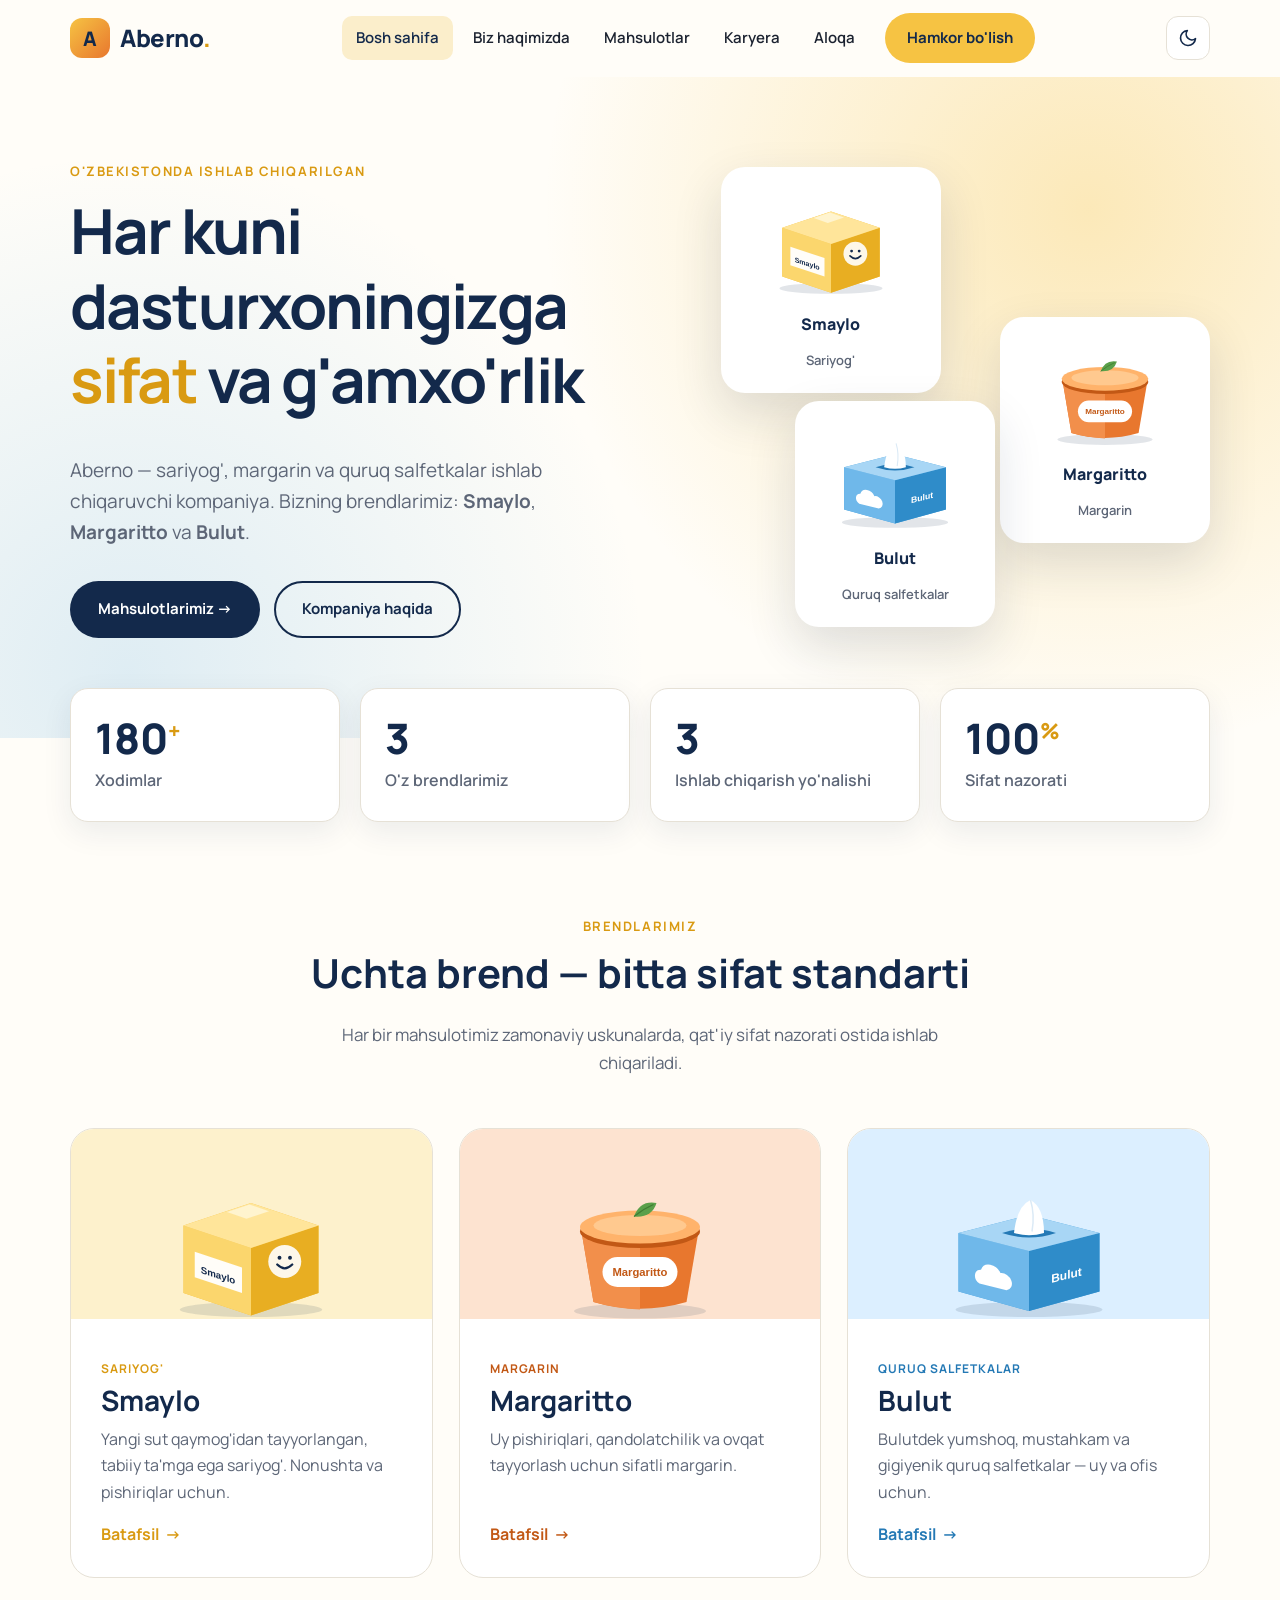
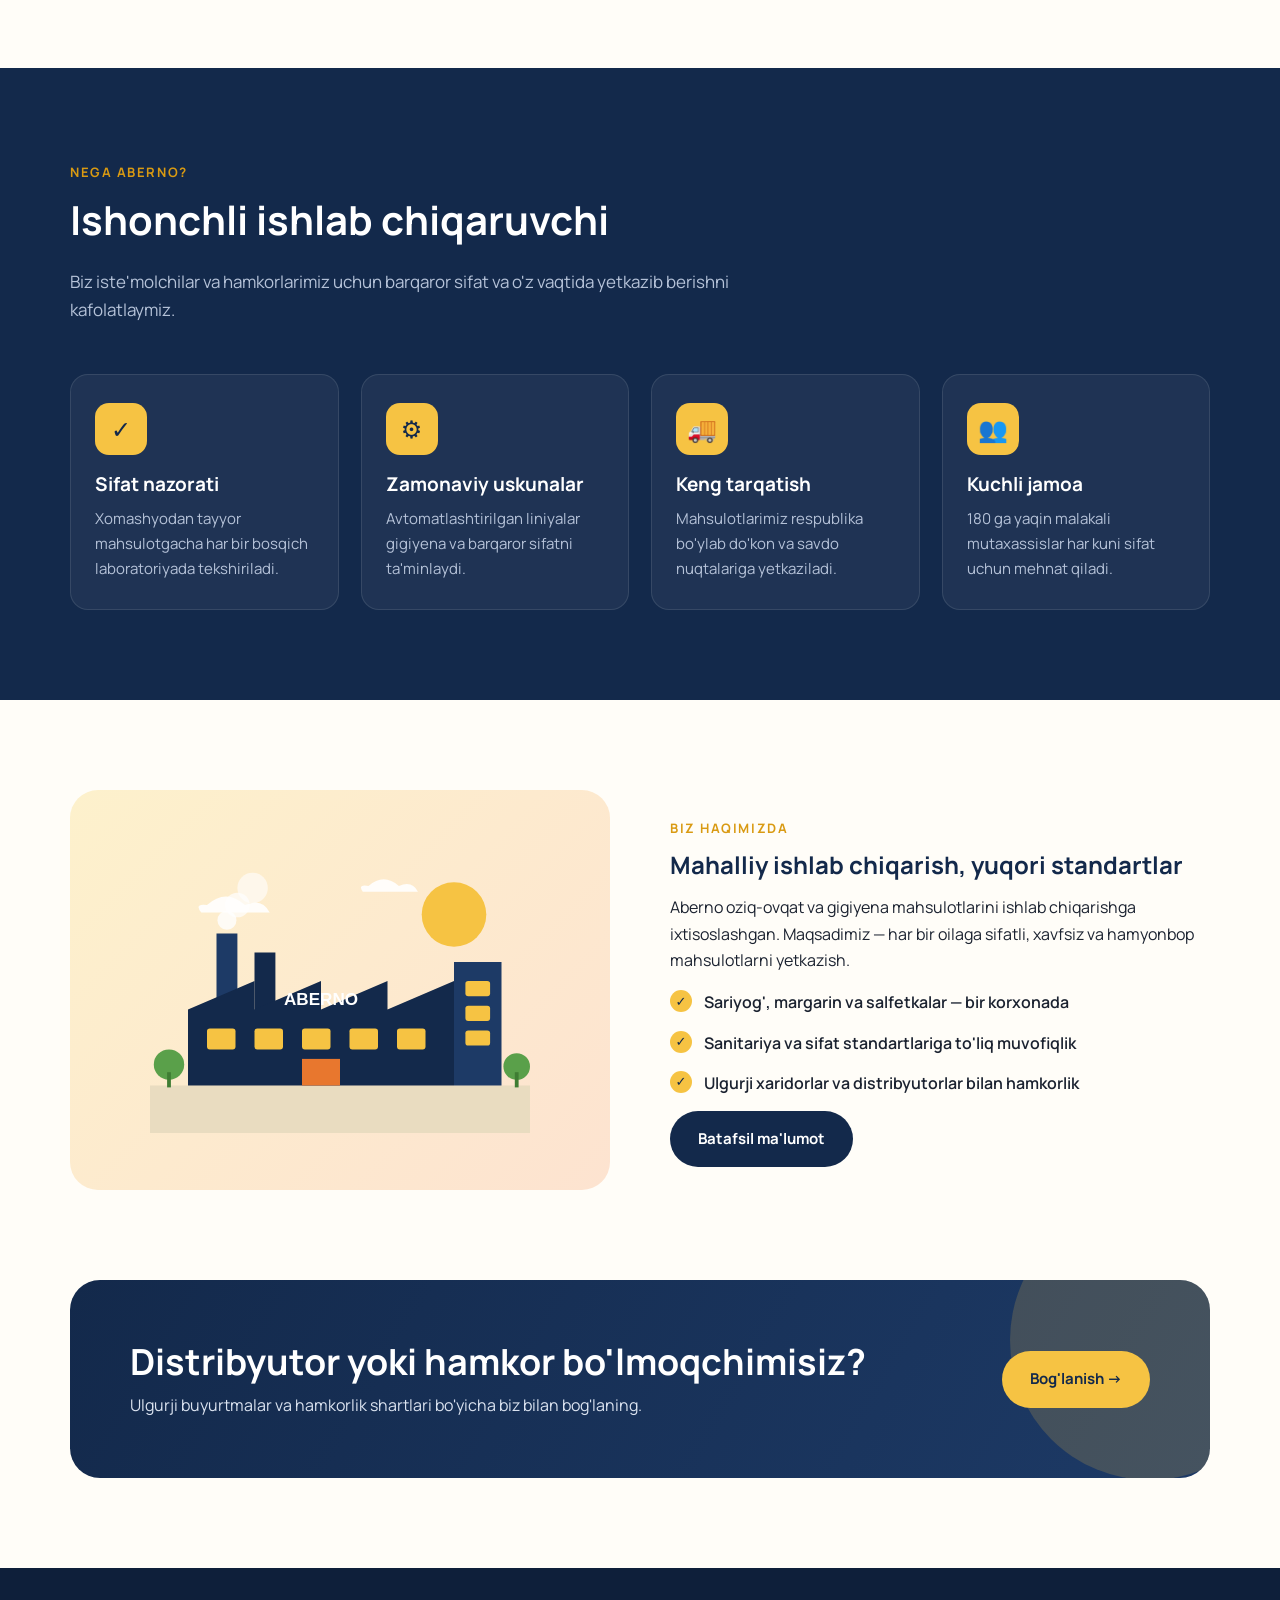
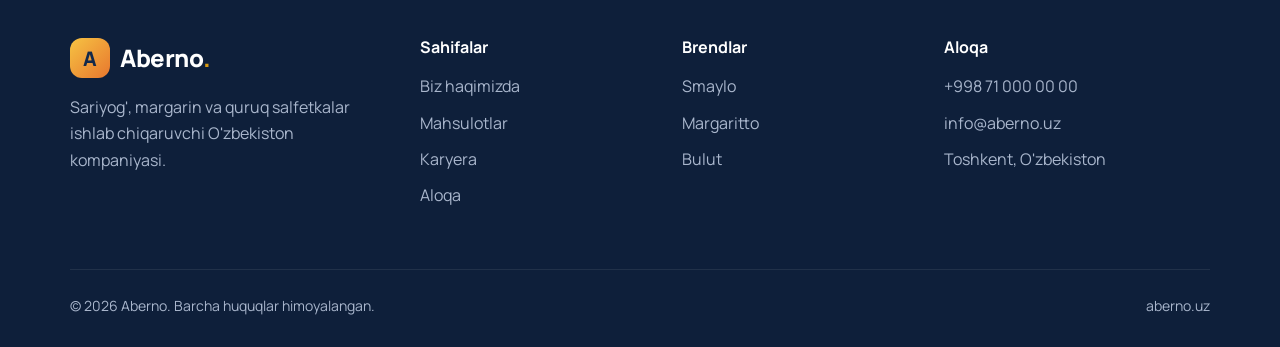
<file: index.html>
<!DOCTYPE html>
<html lang="uz">
<head>
  <meta charset="UTF-8">
  <meta name="viewport" content="width=device-width, initial-scale=1.0">
  <meta name="color-scheme" content="light dark">
  <script>
    // Sahifa chizilishidan oldin mavzuni qo'llash (oq miltillashning oldini oladi)
    (function () {
      var t;
      try { t = localStorage.getItem("theme"); } catch (e) {}
      if (t !== "light" && t !== "dark") t = matchMedia("(prefers-color-scheme: dark)").matches ? "dark" : "light";
      document.documentElement.setAttribute("data-theme", t);
    })();
  </script>
  <title>Aberno — Sariyog', margarin va salfetkalar ishlab chiqaruvchi</title>
  <meta name="description" content="Aberno — Smaylo sariyog'i, Margaritto margarini va Bulut quruq salfetkalarini ishlab chiqaruvchi O'zbekiston kompaniyasi.">
  <link rel="icon" href="img/favicon.svg" type="image/svg+xml">
  <link rel="preconnect" href="https://fonts.googleapis.com">
  <link rel="preconnect" href="https://fonts.gstatic.com" crossorigin>
  <link href="https://fonts.googleapis.com/css2?family=Manrope:wght@400;600;700;800&display=swap" rel="stylesheet">
  <link rel="stylesheet" href="css/style.css">
</head>
<body data-page="home">

  <!-- HEADER -->
  <header class="header">
    <div class="container header__inner">
      <a href="index.html" class="logo" aria-label="Aberno bosh sahifa">
        <span class="logo__mark">A</span>Aberno<span class="dot">.</span>
      </a>
      <nav class="nav" aria-label="Asosiy menyu">
        <a href="index.html" class="nav__link">Bosh sahifa</a>
        <a href="about.html" class="nav__link">Biz haqimizda</a>
        <a href="products.html" class="nav__link" data-page="products">Mahsulotlar</a>
        <a href="career.html" class="nav__link">Karyera</a>
        <a href="contact.html" class="nav__link">Aloqa</a>
        <a href="contact.html" class="btn btn--butter">Hamkor bo'lish</a>
      </nav>
      <div class="header__tools">
        <button class="theme-toggle" type="button" aria-label="Qorong'u mavzuga o'tish" title="Mavzuni almashtirish">
          <svg class="icon-moon" viewBox="0 0 24 24" fill="none" stroke="currentColor" stroke-width="2" stroke-linecap="round" stroke-linejoin="round" aria-hidden="true"><path d="M21 12.8A9 9 0 1 1 11.2 3a7 7 0 0 0 9.8 9.8z"/></svg>
          <svg class="icon-sun" viewBox="0 0 24 24" fill="none" stroke="currentColor" stroke-width="2" stroke-linecap="round" aria-hidden="true"><circle cx="12" cy="12" r="4"/><path d="M12 2v2M12 20v2M4.93 4.93l1.41 1.41M17.66 17.66l1.41 1.41M2 12h2M20 12h2M6.34 17.66l-1.41 1.41M19.07 4.93l-1.41 1.41"/></svg>
        </button>
        <button class="burger" aria-label="Menyuni ochish" aria-expanded="false"><span></span></button>
      </div>
    </div>
  </header>

  <main>
    <!-- HERO -->
    <section class="hero">
      <div class="container hero__grid">
        <div class="reveal">
          <span class="eyebrow">O'zbekistonda ishlab chiqarilgan</span>
          <h1>Har kuni dasturxoningizga <em>sifat</em> va g'amxo'rlik</h1>
          <p class="hero__lead">
            Aberno — sariyog', margarin va quruq salfetkalar ishlab chiqaruvchi kompaniya.
            Bizning brendlarimiz: <strong>Smaylo</strong>, <strong>Margaritto</strong> va <strong>Bulut</strong>.
          </p>
          <div class="hero__actions">
            <a href="products.html" class="btn btn--primary">Mahsulotlarimiz →</a>
            <a href="about.html" class="btn btn--ghost">Kompaniya haqida</a>
          </div>
        </div>

        <div class="hero__visual" aria-hidden="true">
          <div class="hero__card hero__card--1">
            <img src="img/smaylo.svg" alt="" width="130" height="110">
            Smaylo <small>Sariyog'</small>
          </div>
          <div class="hero__card hero__card--2">
            <img src="img/margaritto.svg" alt="" width="130" height="110">
            Margaritto <small>Margarin</small>
          </div>
          <div class="hero__card hero__card--3">
            <img src="img/bulut.svg" alt="" width="130" height="110">
            Bulut <small>Quruq salfetkalar</small>
          </div>
        </div>
      </div>
    </section>

    <!-- STATISTIKA -->
    <section>
      <div class="container">
        <div class="stats">
          <div class="stat reveal">
            <div class="stat__num"><span data-count="180">180</span><sup>+</sup></div>
            <div class="stat__label">Xodimlar</div>
          </div>
          <div class="stat reveal">
            <div class="stat__num"><span data-count="3">3</span></div>
            <div class="stat__label">O'z brendlarimiz</div>
          </div>
          <div class="stat reveal">
            <div class="stat__num"><span data-count="3">3</span></div>
            <div class="stat__label">Ishlab chiqarish yo'nalishi</div>
          </div>
          <div class="stat reveal">
            <div class="stat__num"><span data-count="100">100</span><sup>%</sup></div>
            <div class="stat__label">Sifat nazorati</div>
          </div>
        </div>
      </div>
    </section>

    <!-- BRENDLAR -->
    <section class="section">
      <div class="container">
        <div class="section-head section-head--center reveal">
          <span class="eyebrow">Brendlarimiz</span>
          <h2>Uchta brend — bitta sifat standarti</h2>
          <p>Har bir mahsulotimiz zamonaviy uskunalarda, qat'iy sifat nazorati ostida ishlab chiqariladi.</p>
        </div>

        <div class="brands">
          <a href="smaylo.html" class="brand-card theme-smaylo reveal">
            <div class="brand-card__img"><img src="img/smaylo.svg" alt="Smaylo sariyog'i qadog'i"></div>
            <span class="brand-card__tag">Sariyog'</span>
            <h3>Smaylo</h3>
            <p>Yangi sut qaymog'idan tayyorlangan, tabiiy ta'mga ega sariyog'. Nonushta va pishiriqlar uchun.</p>
            <span class="brand-card__link">Batafsil</span>
          </a>
          <a href="margaritto.html" class="brand-card theme-margaritto reveal">
            <div class="brand-card__img"><img src="img/margaritto.svg" alt="Margaritto margarini idishi"></div>
            <span class="brand-card__tag">Margarin</span>
            <h3>Margaritto</h3>
            <p>Uy pishiriqlari, qandolatchilik va ovqat tayyorlash uchun sifatli margarin.</p>
            <span class="brand-card__link">Batafsil</span>
          </a>
          <a href="bulut.html" class="brand-card theme-bulut reveal">
            <div class="brand-card__img"><img src="img/bulut.svg" alt="Bulut salfetkalari qutisi"></div>
            <span class="brand-card__tag">Quruq salfetkalar</span>
            <h3>Bulut</h3>
            <p>Bulutdek yumshoq, mustahkam va gigiyenik quruq salfetkalar — uy va ofis uchun.</p>
            <span class="brand-card__link">Batafsil</span>
          </a>
        </div>
      </div>
    </section>

    <!-- AFZALLIKLAR -->
    <section class="section section--dark">
      <div class="container">
        <div class="section-head reveal">
          <span class="eyebrow">Nega Aberno?</span>
          <h2>Ishonchli ishlab chiqaruvchi</h2>
          <p>Biz iste'molchilar va hamkorlarimiz uchun barqaror sifat va o'z vaqtida yetkazib berishni kafolatlaymiz.</p>
        </div>
        <div class="features">
          <div class="feature reveal">
            <div class="feature__icon">✓</div>
            <h3>Sifat nazorati</h3>
            <p>Xomashyodan tayyor mahsulotgacha har bir bosqich laboratoriyada tekshiriladi.</p>
          </div>
          <div class="feature reveal">
            <div class="feature__icon">⚙</div>
            <h3>Zamonaviy uskunalar</h3>
            <p>Avtomatlashtirilgan liniyalar gigiyena va barqaror sifatni ta'minlaydi.</p>
          </div>
          <div class="feature reveal">
            <div class="feature__icon">🚚</div>
            <h3>Keng tarqatish</h3>
            <p>Mahsulotlarimiz respublika bo'ylab do'kon va savdo nuqtalariga yetkaziladi.</p>
          </div>
          <div class="feature reveal">
            <div class="feature__icon">👥</div>
            <h3>Kuchli jamoa</h3>
            <p>180 ga yaqin malakali mutaxassislar har kuni sifat uchun mehnat qiladi.</p>
          </div>
        </div>
      </div>
    </section>

    <!-- KOMPANIYA HAQIDA QISQACHA -->
    <section class="section">
      <div class="container split">
        <div class="split__visual reveal">
          <img src="img/factory.svg" alt="Aberno ishlab chiqarish korxonasi illyustratsiyasi">
        </div>
        <div class="reveal">
          <span class="eyebrow">Biz haqimizda</span>
          <h2>Mahalliy ishlab chiqarish, yuqori standartlar</h2>
          <p>
            Aberno oziq-ovqat va gigiyena mahsulotlarini ishlab chiqarishga ixtisoslashgan.
            Maqsadimiz — har bir oilaga sifatli, xavfsiz va hamyonbop mahsulotlarni yetkazish.
          </p>
          <ul class="checklist">
            <li>Sariyog', margarin va salfetkalar — bir korxonada</li>
            <li>Sanitariya va sifat standartlariga to'liq muvofiqlik</li>
            <li>Ulgurji xaridorlar va distribyutorlar bilan hamkorlik</li>
          </ul>
          <a href="about.html" class="btn btn--primary">Batafsil ma'lumot</a>
        </div>
      </div>
    </section>

    <!-- CTA -->
    <section class="section" style="padding-top:0">
      <div class="container">
        <div class="cta reveal">
          <div>
            <h2>Distribyutor yoki hamkor bo'lmoqchimisiz?</h2>
            <p>Ulgurji buyurtmalar va hamkorlik shartlari bo'yicha biz bilan bog'laning.</p>
          </div>
          <a href="contact.html" class="btn btn--butter">Bog'lanish →</a>
        </div>
      </div>
    </section>
  </main>

  <!-- FOOTER -->
  <footer class="footer">
    <div class="container">
      <div class="footer__grid">
        <div>
          <a href="index.html" class="logo"><span class="logo__mark">A</span>Aberno<span class="dot">.</span></a>
          <p>Sariyog', margarin va quruq salfetkalar ishlab chiqaruvchi O'zbekiston kompaniyasi.</p>
        </div>
        <div>
          <h4>Sahifalar</h4>
          <ul>
            <li><a href="about.html">Biz haqimizda</a></li>
            <li><a href="products.html">Mahsulotlar</a></li>
            <li><a href="career.html">Karyera</a></li>
            <li><a href="contact.html">Aloqa</a></li>
          </ul>
        </div>
        <div>
          <h4>Brendlar</h4>
          <ul>
            <li><a href="smaylo.html">Smaylo</a></li>
            <li><a href="margaritto.html">Margaritto</a></li>
            <li><a href="bulut.html">Bulut</a></li>
          </ul>
        </div>
        <div>
          <h4>Aloqa</h4>
          <ul>
            <li><a href="tel:+998710000000">+998 71 000 00 00</a></li>
            <li><a href="mailto:info@aberno.uz">info@aberno.uz</a></li>
            <li>Toshkent, O'zbekiston</li>
          </ul>
        </div>
      </div>
      <div class="footer__bottom">
        <span>© <span data-year>2026</span> Aberno. Barcha huquqlar himoyalangan.</span>
        <span>aberno.uz</span>
      </div>
    </div>
  </footer>

  <button class="to-top" aria-label="Yuqoriga qaytish">↑</button>
  <script src="js/main.js"></script>
</body>
</html>
</file>
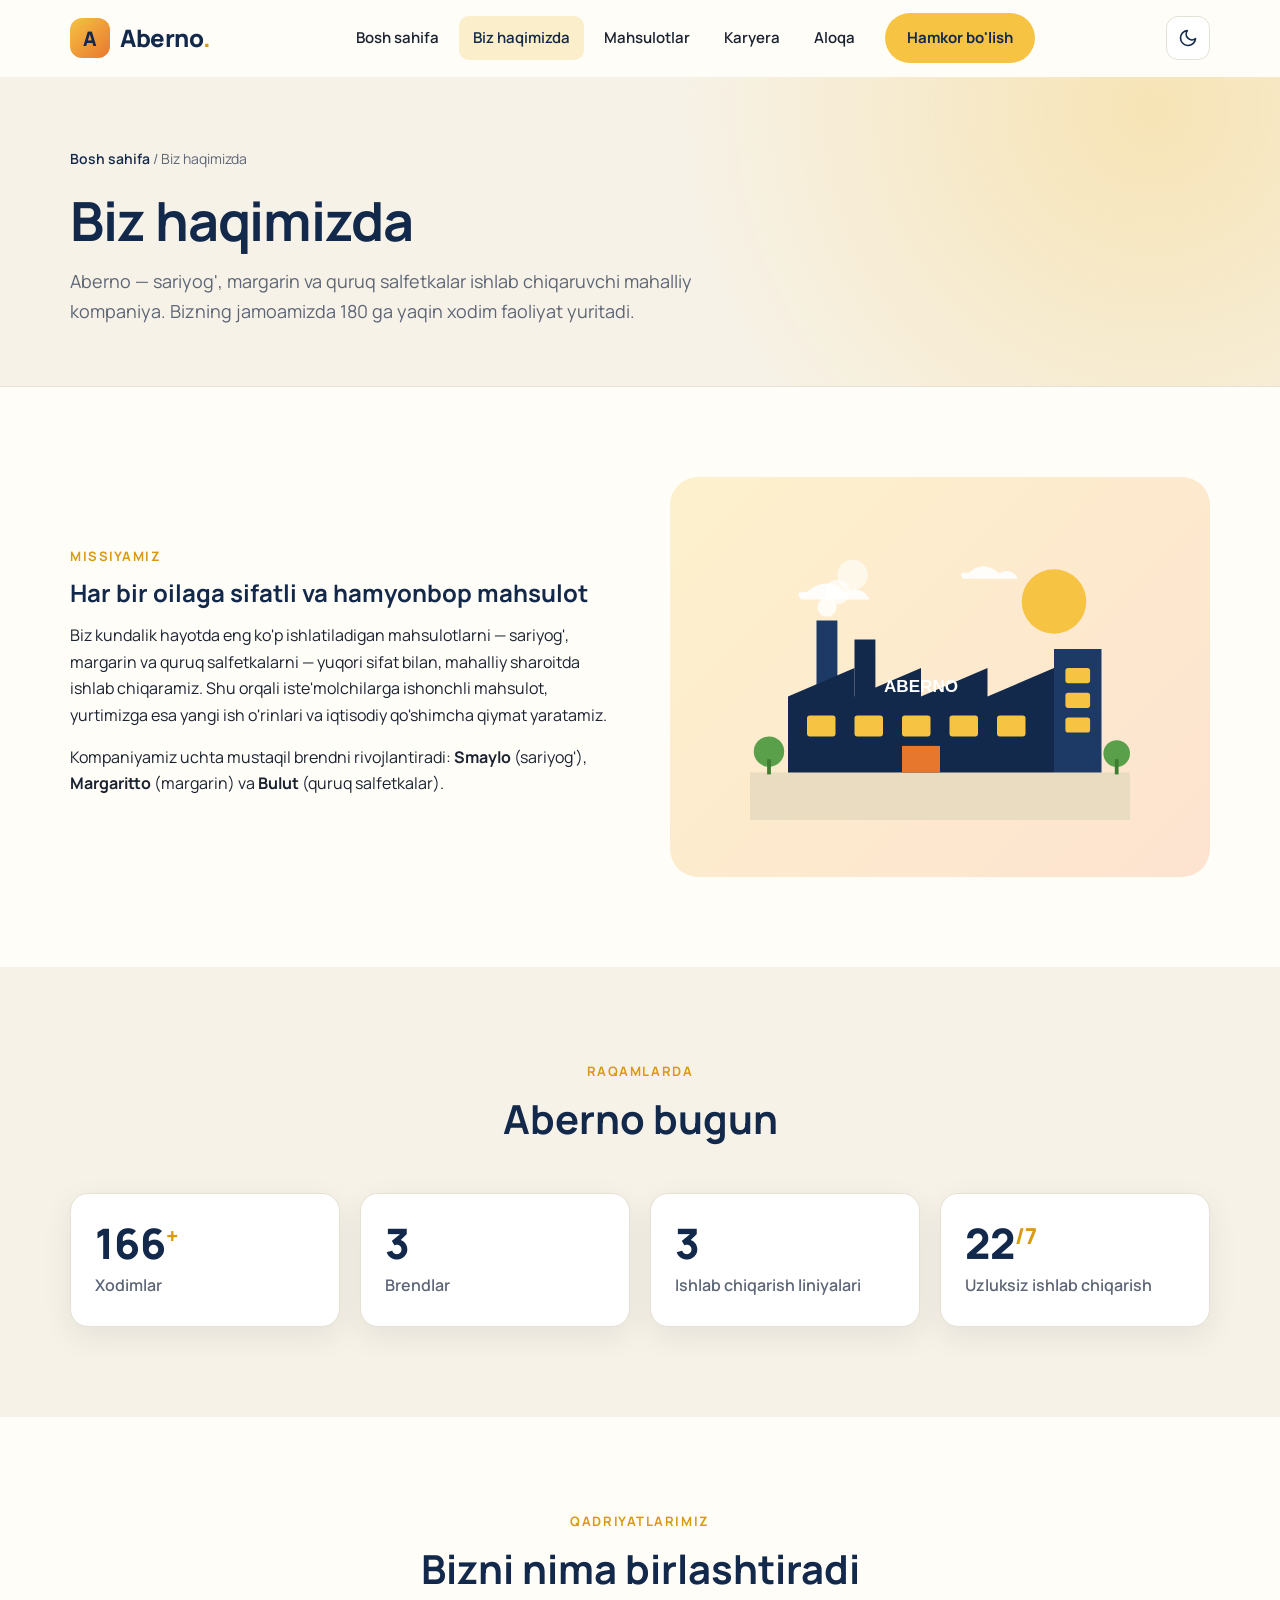
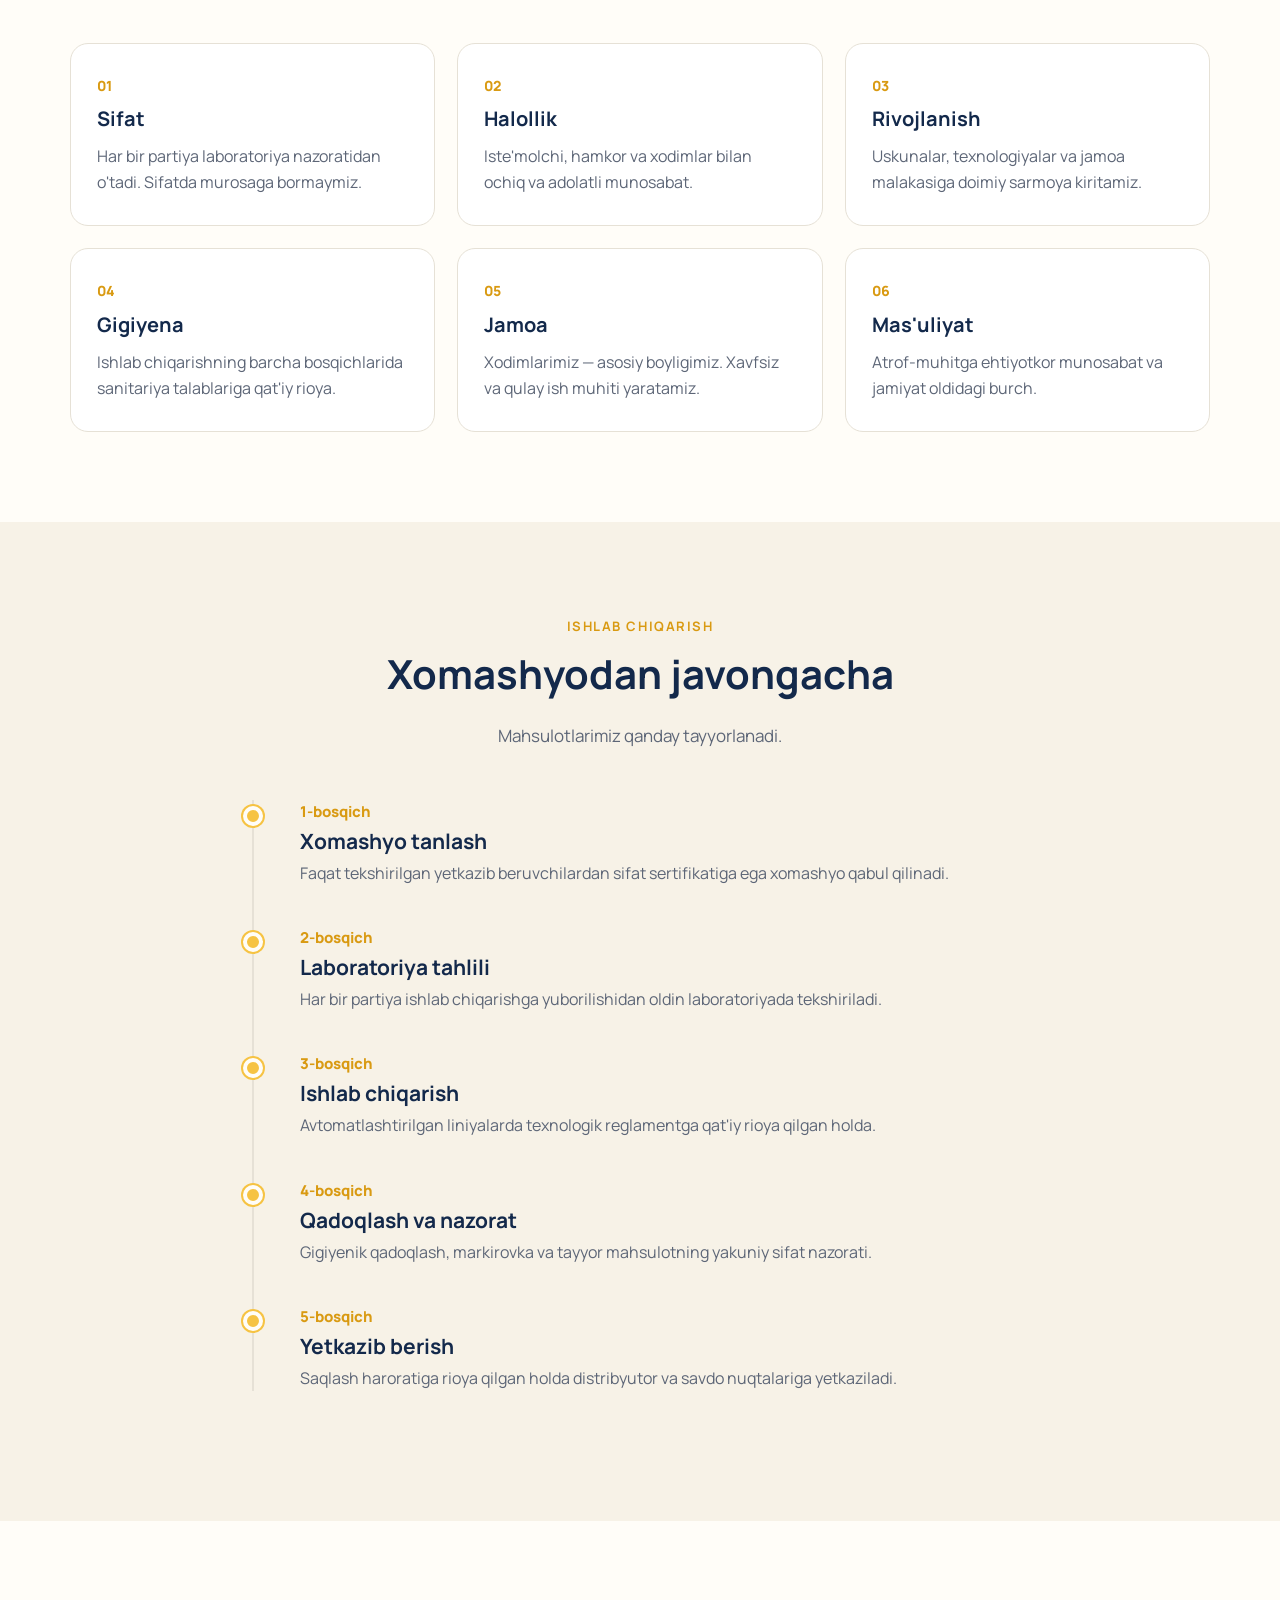
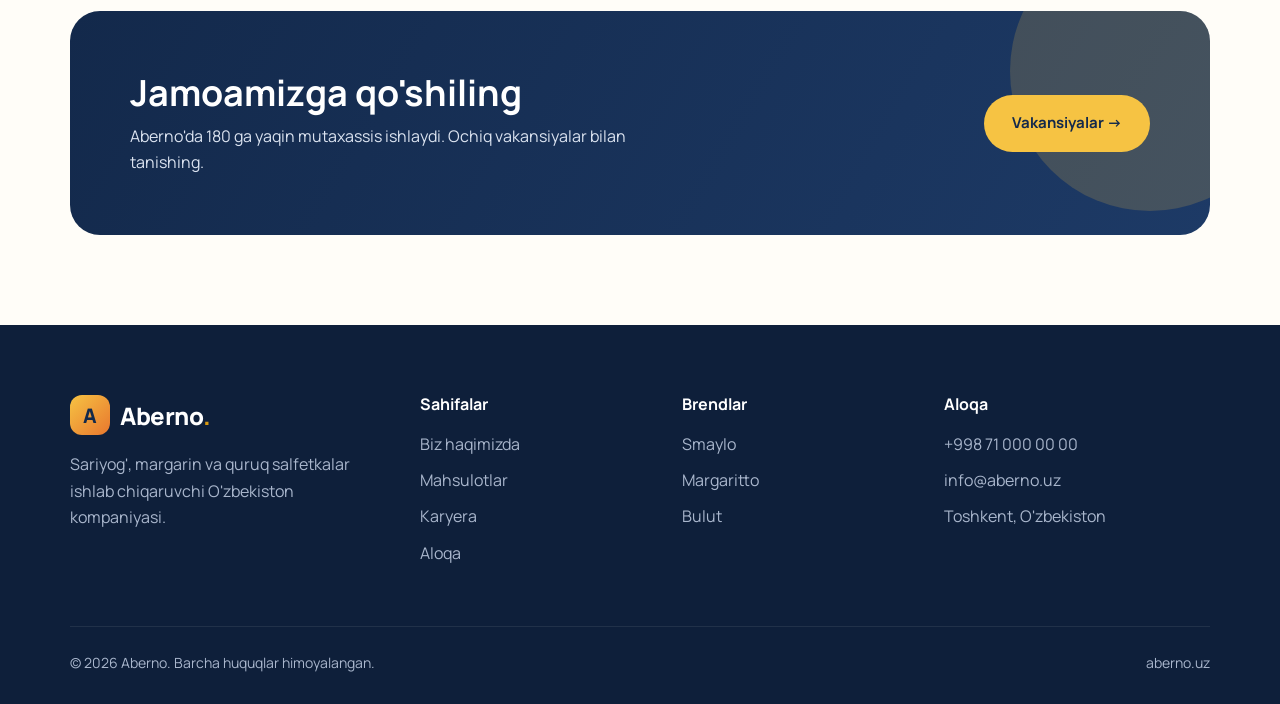
<file: about.html>
<!DOCTYPE html>
<html lang="uz">
<head>
  <meta charset="UTF-8">
  <meta name="viewport" content="width=device-width, initial-scale=1.0">
  <meta name="color-scheme" content="light dark">
  <script>
    // Sahifa chizilishidan oldin mavzuni qo'llash (oq miltillashning oldini oladi)
    (function () {
      var t;
      try { t = localStorage.getItem("theme"); } catch (e) {}
      if (t !== "light" && t !== "dark") t = matchMedia("(prefers-color-scheme: dark)").matches ? "dark" : "light";
      document.documentElement.setAttribute("data-theme", t);
    })();
  </script>
  <title>Biz haqimizda — Aberno</title>
  <meta name="description" content="Aberno kompaniyasi haqida: missiya, qadriyatlar, ishlab chiqarish va jamoa.">
  <link rel="icon" href="img/favicon.svg" type="image/svg+xml">
  <link rel="preconnect" href="https://fonts.googleapis.com">
  <link rel="preconnect" href="https://fonts.gstatic.com" crossorigin>
  <link href="https://fonts.googleapis.com/css2?family=Manrope:wght@400;600;700;800&display=swap" rel="stylesheet">
  <link rel="stylesheet" href="css/style.css">
</head>
<body data-page="about">

  <!-- HEADER -->
  <header class="header">
    <div class="container header__inner">
      <a href="index.html" class="logo" aria-label="Aberno bosh sahifa">
        <span class="logo__mark">A</span>Aberno<span class="dot">.</span>
      </a>
      <nav class="nav" aria-label="Asosiy menyu">
        <a href="index.html" class="nav__link">Bosh sahifa</a>
        <a href="about.html" class="nav__link">Biz haqimizda</a>
        <a href="products.html" class="nav__link" data-page="products">Mahsulotlar</a>
        <a href="career.html" class="nav__link">Karyera</a>
        <a href="contact.html" class="nav__link">Aloqa</a>
        <a href="contact.html" class="btn btn--butter">Hamkor bo'lish</a>
      </nav>
      <div class="header__tools">
        <button class="theme-toggle" type="button" aria-label="Qorong'u mavzuga o'tish" title="Mavzuni almashtirish">
          <svg class="icon-moon" viewBox="0 0 24 24" fill="none" stroke="currentColor" stroke-width="2" stroke-linecap="round" stroke-linejoin="round" aria-hidden="true"><path d="M21 12.8A9 9 0 1 1 11.2 3a7 7 0 0 0 9.8 9.8z"/></svg>
          <svg class="icon-sun" viewBox="0 0 24 24" fill="none" stroke="currentColor" stroke-width="2" stroke-linecap="round" aria-hidden="true"><circle cx="12" cy="12" r="4"/><path d="M12 2v2M12 20v2M4.93 4.93l1.41 1.41M17.66 17.66l1.41 1.41M2 12h2M20 12h2M6.34 17.66l-1.41 1.41M19.07 4.93l-1.41 1.41"/></svg>
        </button>
        <button class="burger" aria-label="Menyuni ochish" aria-expanded="false"><span></span></button>
      </div>
    </div>
  </header>

  <main>
    <section class="page-hero">
      <div class="container">
        <div class="breadcrumbs"><a href="index.html">Bosh sahifa</a> / Biz haqimizda</div>
        <h1>Biz haqimizda</h1>
        <p>Aberno — sariyog', margarin va quruq salfetkalar ishlab chiqaruvchi mahalliy kompaniya. Bizning jamoamizda 180 ga yaqin xodim faoliyat yuritadi.</p>
      </div>
    </section>

    <!-- MISSIYA -->
    <section class="section">
      <div class="container split">
        <div class="reveal">
          <span class="eyebrow">Missiyamiz</span>
          <h2>Har bir oilaga sifatli va hamyonbop mahsulot</h2>
          <p>
            Biz kundalik hayotda eng ko'p ishlatiladigan mahsulotlarni — sariyog', margarin va quruq salfetkalarni —
            yuqori sifat bilan, mahalliy sharoitda ishlab chiqaramiz. Shu orqali iste'molchilarga ishonchli mahsulot,
            yurtimizga esa yangi ish o'rinlari va iqtisodiy qo'shimcha qiymat yaratamiz.
          </p>
          <p>
            Kompaniyamiz uchta mustaqil brendni rivojlantiradi: <strong>Smaylo</strong> (sariyog'),
            <strong>Margaritto</strong> (margarin) va <strong>Bulut</strong> (quruq salfetkalar).
          </p>
        </div>
        <div class="split__visual reveal">
          <img src="img/factory.svg" alt="Aberno ishlab chiqarish korxonasi illyustratsiyasi">
        </div>
      </div>
    </section>

    <!-- RAQAMLAR -->
    <section class="section section--alt">
      <div class="container">
        <div class="section-head section-head--center reveal">
          <span class="eyebrow">Raqamlarda</span>
          <h2>Aberno bugun</h2>
        </div>
        <div class="stats" style="margin-top:0">
          <div class="stat reveal">
            <div class="stat__num"><span data-count="180">180</span><sup>+</sup></div>
            <div class="stat__label">Xodimlar</div>
          </div>
          <div class="stat reveal">
            <div class="stat__num"><span data-count="3">3</span></div>
            <div class="stat__label">Brendlar</div>
          </div>
          <div class="stat reveal">
            <div class="stat__num"><span data-count="3">3</span></div>
            <div class="stat__label">Ishlab chiqarish liniyalari</div>
          </div>
          <div class="stat reveal">
            <div class="stat__num"><span data-count="24">24</span><sup>/7</sup></div>
            <div class="stat__label">Uzluksiz ishlab chiqarish</div>
          </div>
        </div>
      </div>
    </section>

    <!-- QADRIYATLAR -->
    <section class="section">
      <div class="container">
        <div class="section-head section-head--center reveal">
          <span class="eyebrow">Qadriyatlarimiz</span>
          <h2>Bizni nima birlashtiradi</h2>
        </div>
        <div class="values">
          <div class="value reveal">
            <div class="value__num">01</div>
            <h3>Sifat</h3>
            <p>Har bir partiya laboratoriya nazoratidan o'tadi. Sifatda murosaga bormaymiz.</p>
          </div>
          <div class="value reveal">
            <div class="value__num">02</div>
            <h3>Halollik</h3>
            <p>Iste'molchi, hamkor va xodimlar bilan ochiq va adolatli munosabat.</p>
          </div>
          <div class="value reveal">
            <div class="value__num">03</div>
            <h3>Rivojlanish</h3>
            <p>Uskunalar, texnologiyalar va jamoa malakasiga doimiy sarmoya kiritamiz.</p>
          </div>
          <div class="value reveal">
            <div class="value__num">04</div>
            <h3>Gigiyena</h3>
            <p>Ishlab chiqarishning barcha bosqichlarida sanitariya talablariga qat'iy rioya.</p>
          </div>
          <div class="value reveal">
            <div class="value__num">05</div>
            <h3>Jamoa</h3>
            <p>Xodimlarimiz — asosiy boyligimiz. Xavfsiz va qulay ish muhiti yaratamiz.</p>
          </div>
          <div class="value reveal">
            <div class="value__num">06</div>
            <h3>Mas'uliyat</h3>
            <p>Atrof-muhitga ehtiyotkor munosabat va jamiyat oldidagi burch.</p>
          </div>
        </div>
      </div>
    </section>

    <!-- ISHLAB CHIQARISH JARAYONI -->
    <section class="section section--alt">
      <div class="container">
        <div class="section-head section-head--center reveal">
          <span class="eyebrow">Ishlab chiqarish</span>
          <h2>Xomashyodan javongacha</h2>
          <p>Mahsulotlarimiz qanday tayyorlanadi.</p>
        </div>
        <div class="timeline">
          <div class="timeline__item reveal">
            <div class="timeline__year">1-bosqich</div>
            <h3>Xomashyo tanlash</h3>
            <p>Faqat tekshirilgan yetkazib beruvchilardan sifat sertifikatiga ega xomashyo qabul qilinadi.</p>
          </div>
          <div class="timeline__item reveal">
            <div class="timeline__year">2-bosqich</div>
            <h3>Laboratoriya tahlili</h3>
            <p>Har bir partiya ishlab chiqarishga yuborilishidan oldin laboratoriyada tekshiriladi.</p>
          </div>
          <div class="timeline__item reveal">
            <div class="timeline__year">3-bosqich</div>
            <h3>Ishlab chiqarish</h3>
            <p>Avtomatlashtirilgan liniyalarda texnologik reglamentga qat'iy rioya qilgan holda.</p>
          </div>
          <div class="timeline__item reveal">
            <div class="timeline__year">4-bosqich</div>
            <h3>Qadoqlash va nazorat</h3>
            <p>Gigiyenik qadoqlash, markirovka va tayyor mahsulotning yakuniy sifat nazorati.</p>
          </div>
          <div class="timeline__item reveal">
            <div class="timeline__year">5-bosqich</div>
            <h3>Yetkazib berish</h3>
            <p>Saqlash haroratiga rioya qilgan holda distribyutor va savdo nuqtalariga yetkaziladi.</p>
          </div>
        </div>
      </div>
    </section>

    <!-- CTA -->
    <section class="section">
      <div class="container">
        <div class="cta reveal">
          <div>
            <h2>Jamoamizga qo'shiling</h2>
            <p>Aberno'da 180 ga yaqin mutaxassis ishlaydi. Ochiq vakansiyalar bilan tanishing.</p>
          </div>
          <a href="career.html" class="btn btn--butter">Vakansiyalar →</a>
        </div>
      </div>
    </section>
  </main>

  <!-- FOOTER -->
  <footer class="footer">
    <div class="container">
      <div class="footer__grid">
        <div>
          <a href="index.html" class="logo"><span class="logo__mark">A</span>Aberno<span class="dot">.</span></a>
          <p>Sariyog', margarin va quruq salfetkalar ishlab chiqaruvchi O'zbekiston kompaniyasi.</p>
        </div>
        <div>
          <h4>Sahifalar</h4>
          <ul>
            <li><a href="about.html">Biz haqimizda</a></li>
            <li><a href="products.html">Mahsulotlar</a></li>
            <li><a href="career.html">Karyera</a></li>
            <li><a href="contact.html">Aloqa</a></li>
          </ul>
        </div>
        <div>
          <h4>Brendlar</h4>
          <ul>
            <li><a href="smaylo.html">Smaylo</a></li>
            <li><a href="margaritto.html">Margaritto</a></li>
            <li><a href="bulut.html">Bulut</a></li>
          </ul>
        </div>
        <div>
          <h4>Aloqa</h4>
          <ul>
            <li><a href="tel:+998710000000">+998 71 000 00 00</a></li>
            <li><a href="mailto:info@aberno.uz">info@aberno.uz</a></li>
            <li>Toshkent, O'zbekiston</li>
          </ul>
        </div>
      </div>
      <div class="footer__bottom">
        <span>© <span data-year>2026</span> Aberno. Barcha huquqlar himoyalangan.</span>
        <span>aberno.uz</span>
      </div>
    </div>
  </footer>

  <button class="to-top" aria-label="Yuqoriga qaytish">↑</button>
  <script src="js/main.js"></script>
</body>
</html>
</file>
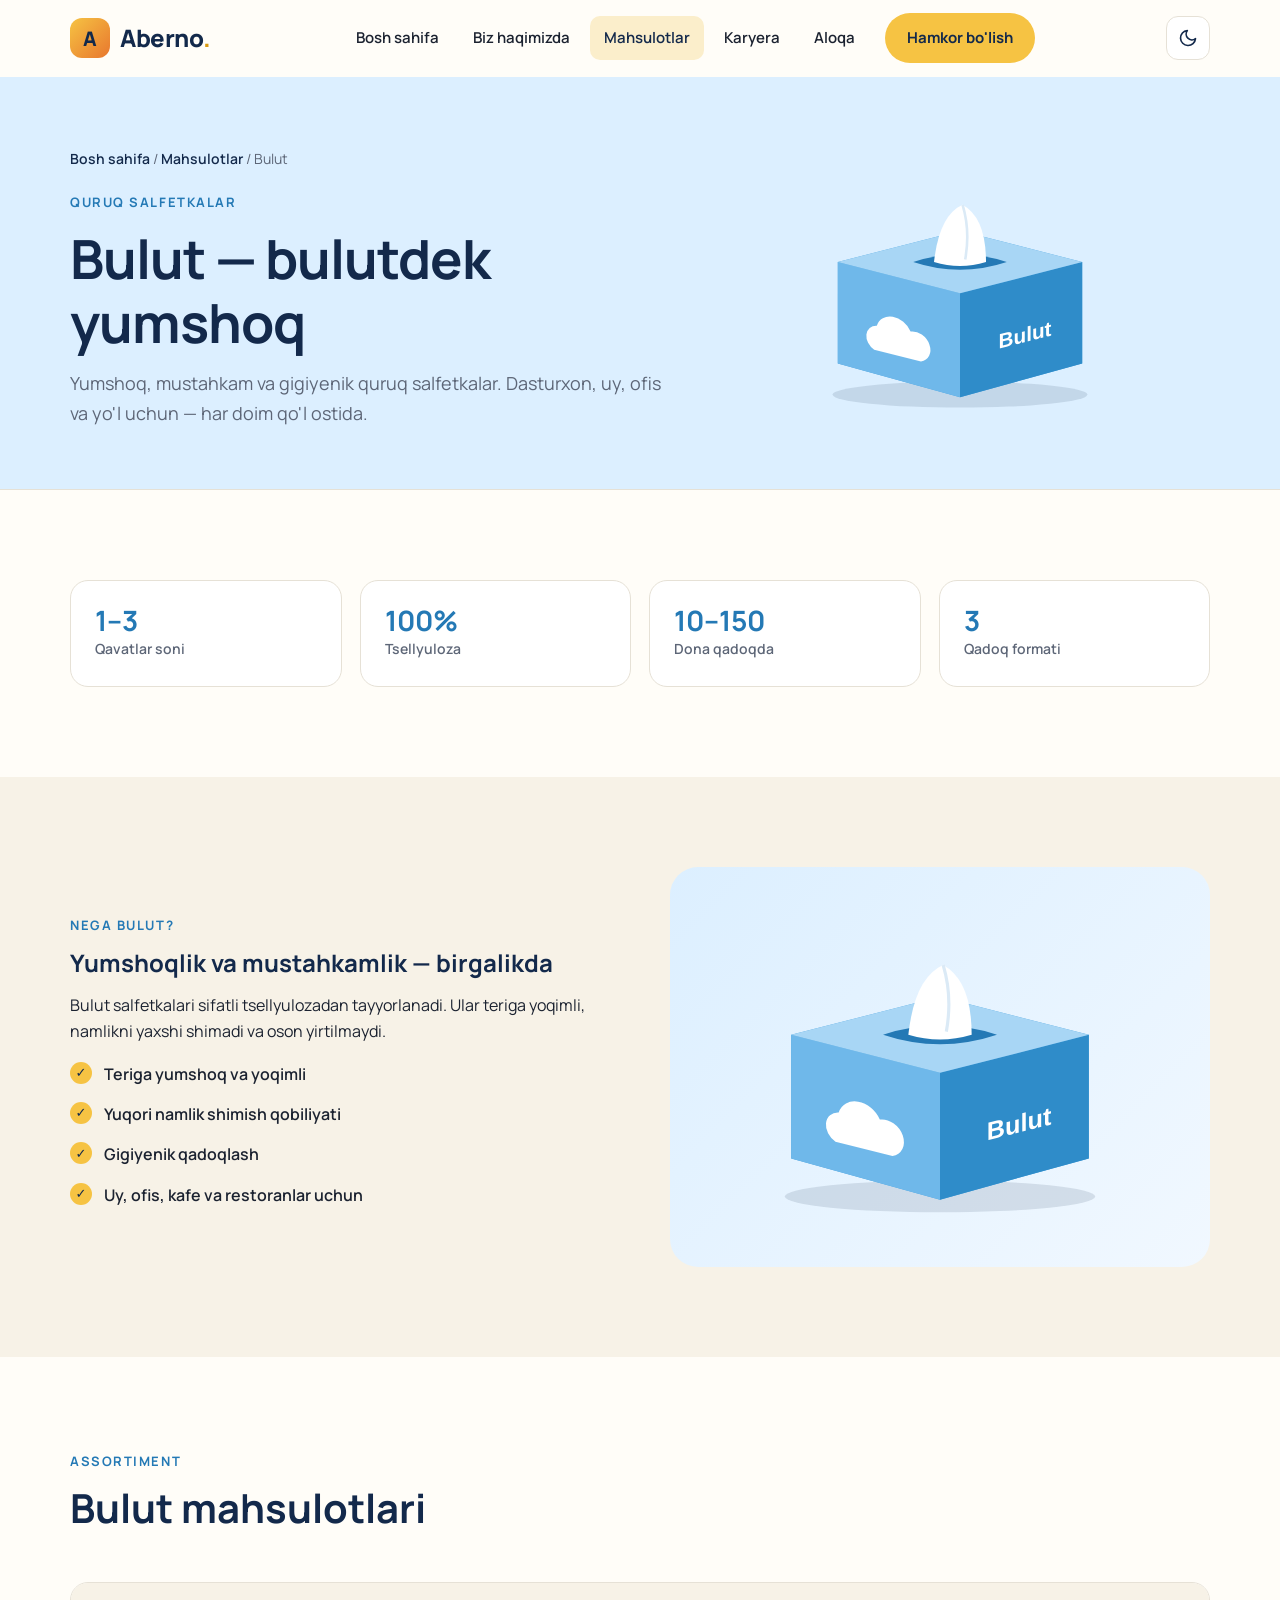
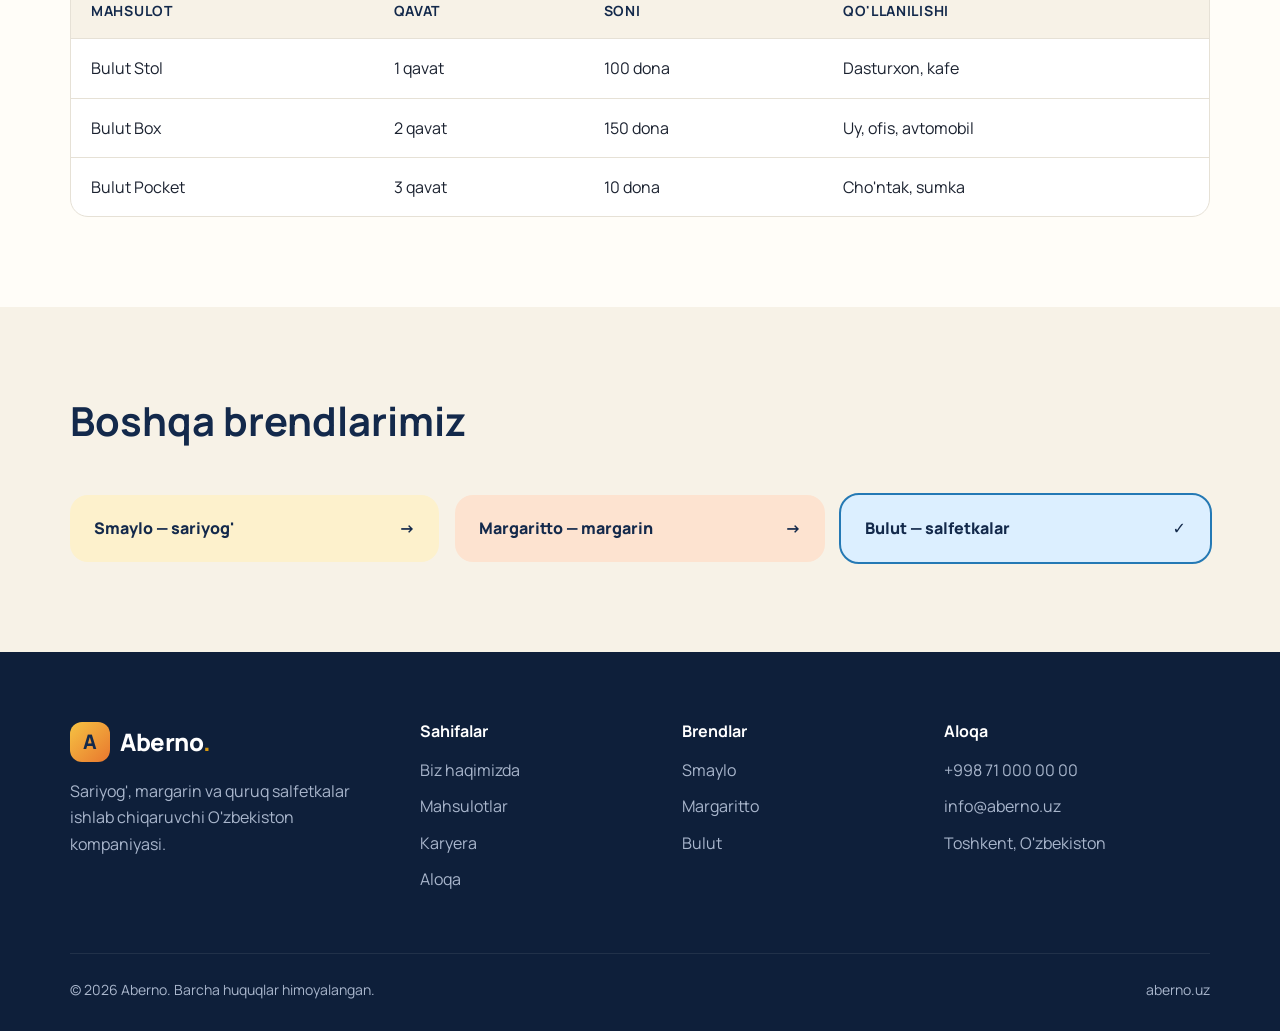
<file: bulut.html>
<!DOCTYPE html>
<html lang="uz">
<head>
  <meta charset="UTF-8">
  <meta name="viewport" content="width=device-width, initial-scale=1.0">
  <meta name="color-scheme" content="light dark">
  <script>
    // Sahifa chizilishidan oldin mavzuni qo'llash (oq miltillashning oldini oladi)
    (function () {
      var t;
      try { t = localStorage.getItem("theme"); } catch (e) {}
      if (t !== "light" && t !== "dark") t = matchMedia("(prefers-color-scheme: dark)").matches ? "dark" : "light";
      document.documentElement.setAttribute("data-theme", t);
    })();
  </script>
  <title>Bulut salfetkalari — Aberno</title>
  <meta name="description" content="Bulut — Aberno kompaniyasining yumshoq va mustahkam quruq salfetkalar brendi.">
  <link rel="icon" href="img/favicon.svg" type="image/svg+xml">
  <link rel="preconnect" href="https://fonts.googleapis.com">
  <link rel="preconnect" href="https://fonts.gstatic.com" crossorigin>
  <link href="https://fonts.googleapis.com/css2?family=Manrope:wght@400;600;700;800&display=swap" rel="stylesheet">
  <link rel="stylesheet" href="css/style.css">
</head>
<body data-page="products" class="theme-bulut">

  <!-- HEADER -->
  <header class="header">
    <div class="container header__inner">
      <a href="index.html" class="logo" aria-label="Aberno bosh sahifa">
        <span class="logo__mark">A</span>Aberno<span class="dot">.</span>
      </a>
      <nav class="nav" aria-label="Asosiy menyu">
        <a href="index.html" class="nav__link">Bosh sahifa</a>
        <a href="about.html" class="nav__link">Biz haqimizda</a>
        <a href="products.html" class="nav__link" data-page="products">Mahsulotlar</a>
        <a href="career.html" class="nav__link">Karyera</a>
        <a href="contact.html" class="nav__link">Aloqa</a>
        <a href="contact.html" class="btn btn--butter">Hamkor bo'lish</a>
      </nav>
      <div class="header__tools">
        <button class="theme-toggle" type="button" aria-label="Qorong'u mavzuga o'tish" title="Mavzuni almashtirish">
          <svg class="icon-moon" viewBox="0 0 24 24" fill="none" stroke="currentColor" stroke-width="2" stroke-linecap="round" stroke-linejoin="round" aria-hidden="true"><path d="M21 12.8A9 9 0 1 1 11.2 3a7 7 0 0 0 9.8 9.8z"/></svg>
          <svg class="icon-sun" viewBox="0 0 24 24" fill="none" stroke="currentColor" stroke-width="2" stroke-linecap="round" aria-hidden="true"><circle cx="12" cy="12" r="4"/><path d="M12 2v2M12 20v2M4.93 4.93l1.41 1.41M17.66 17.66l1.41 1.41M2 12h2M20 12h2M6.34 17.66l-1.41 1.41M19.07 4.93l-1.41 1.41"/></svg>
        </button>
        <button class="burger" aria-label="Menyuni ochish" aria-expanded="false"><span></span></button>
      </div>
    </div>
  </header>

  <main>
    <section class="page-hero page-hero--brand">
      <div class="container page-hero__grid">
        <div>
          <div class="breadcrumbs"><a href="index.html">Bosh sahifa</a> / <a href="products.html">Mahsulotlar</a> / Bulut</div>
          <span class="eyebrow" style="color:var(--cloud-dark)">Quruq salfetkalar</span>
          <h1>Bulut — bulutdek yumshoq</h1>
          <p>Yumshoq, mustahkam va gigiyenik quruq salfetkalar. Dasturxon, uy, ofis va yo'l uchun — har doim qo'l ostida.</p>
        </div>
        <img class="page-hero__img" src="img/bulut.svg" alt="Bulut salfetkalari qutisi">
      </div>
    </section>

    <section class="section">
      <div class="container">
        <div class="specs">
          <div class="spec reveal"><strong>1–3</strong><span>Qavatlar soni</span></div>
          <div class="spec reveal"><strong>100%</strong><span>Tsellyuloza</span></div>
          <div class="spec reveal"><strong>10–150</strong><span>Dona qadoqda</span></div>
          <div class="spec reveal"><strong>3</strong><span>Qadoq formati</span></div>
        </div>
      </div>
    </section>

    <section class="section section--alt">
      <div class="container split">
        <div class="reveal">
          <span class="eyebrow" style="color:var(--cloud-dark)">Nega Bulut?</span>
          <h2>Yumshoqlik va mustahkamlik — birgalikda</h2>
          <p>Bulut salfetkalari sifatli tsellyulozadan tayyorlanadi. Ular teriga yoqimli, namlikni yaxshi shimadi va oson yirtilmaydi.</p>
          <ul class="checklist">
            <li>Teriga yumshoq va yoqimli</li>
            <li>Yuqori namlik shimish qobiliyati</li>
            <li>Gigiyenik qadoqlash</li>
            <li>Uy, ofis, kafe va restoranlar uchun</li>
          </ul>
        </div>
        <div class="split__visual reveal" style="background:linear-gradient(135deg,#dcefff,#f1f8ff)">
          <img src="img/bulut.svg" alt="Bulut salfetkalari">
        </div>
      </div>
    </section>

    <section class="section">
      <div class="container">
        <div class="section-head reveal">
          <span class="eyebrow" style="color:var(--cloud-dark)">Assortiment</span>
          <h2>Bulut mahsulotlari</h2>
        </div>
        <div class="table-wrap reveal">
          <table>
            <thead>
              <tr><th>Mahsulot</th><th>Qavat</th><th>Soni</th><th>Qo'llanilishi</th></tr>
            </thead>
            <tbody>
              <tr><td>Bulut Stol</td><td>1 qavat</td><td>100 dona</td><td>Dasturxon, kafe</td></tr>
              <tr><td>Bulut Box</td><td>2 qavat</td><td>150 dona</td><td>Uy, ofis, avtomobil</td></tr>
              <tr><td>Bulut Pocket</td><td>3 qavat</td><td>10 dona</td><td>Cho'ntak, sumka</td></tr>
            </tbody>
          </table>
        </div>
      </div>
    </section>

    <section class="section section--alt">
      <div class="container">
        <div class="section-head reveal"><h2>Boshqa brendlarimiz</h2></div>
        <div class="brand-nav">
          <a href="smaylo.html" class="theme-smaylo">Smaylo — sariyog' <span>→</span></a>
          <a href="margaritto.html" class="theme-margaritto">Margaritto — margarin <span>→</span></a>
          <a href="bulut.html" class="theme-bulut is-current">Bulut — salfetkalar <span>✓</span></a>
        </div>
      </div>
    </section>
  </main>

  <!-- FOOTER -->
  <footer class="footer">
    <div class="container">
      <div class="footer__grid">
        <div>
          <a href="index.html" class="logo"><span class="logo__mark">A</span>Aberno<span class="dot">.</span></a>
          <p>Sariyog', margarin va quruq salfetkalar ishlab chiqaruvchi O'zbekiston kompaniyasi.</p>
        </div>
        <div>
          <h4>Sahifalar</h4>
          <ul>
            <li><a href="about.html">Biz haqimizda</a></li>
            <li><a href="products.html">Mahsulotlar</a></li>
            <li><a href="career.html">Karyera</a></li>
            <li><a href="contact.html">Aloqa</a></li>
          </ul>
        </div>
        <div>
          <h4>Brendlar</h4>
          <ul>
            <li><a href="smaylo.html">Smaylo</a></li>
            <li><a href="margaritto.html">Margaritto</a></li>
            <li><a href="bulut.html">Bulut</a></li>
          </ul>
        </div>
        <div>
          <h4>Aloqa</h4>
          <ul>
            <li><a href="tel:+998710000000">+998 71 000 00 00</a></li>
            <li><a href="mailto:info@aberno.uz">info@aberno.uz</a></li>
            <li>Toshkent, O'zbekiston</li>
          </ul>
        </div>
      </div>
      <div class="footer__bottom">
        <span>© <span data-year>2026</span> Aberno. Barcha huquqlar himoyalangan.</span>
        <span>aberno.uz</span>
      </div>
    </div>
  </footer>

  <button class="to-top" aria-label="Yuqoriga qaytish">↑</button>
  <script src="js/main.js"></script>
</body>
</html>
</file>
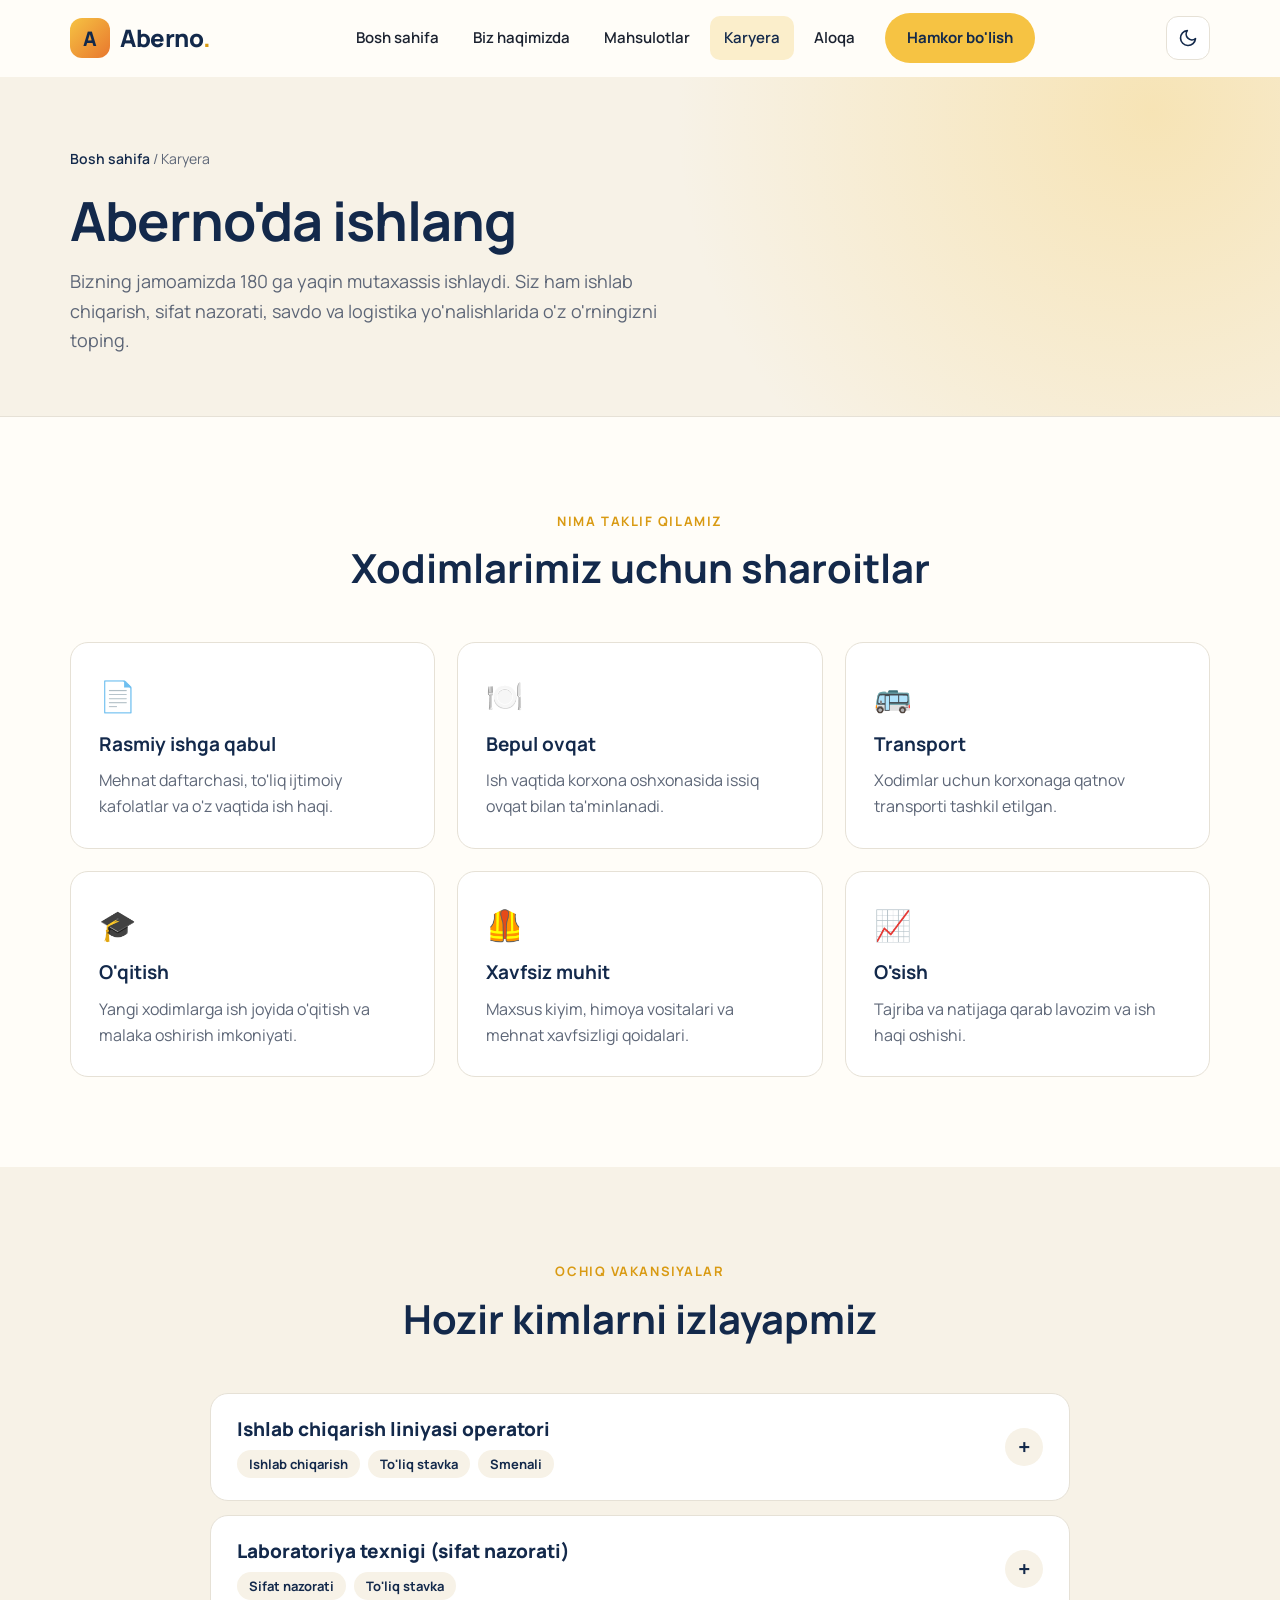
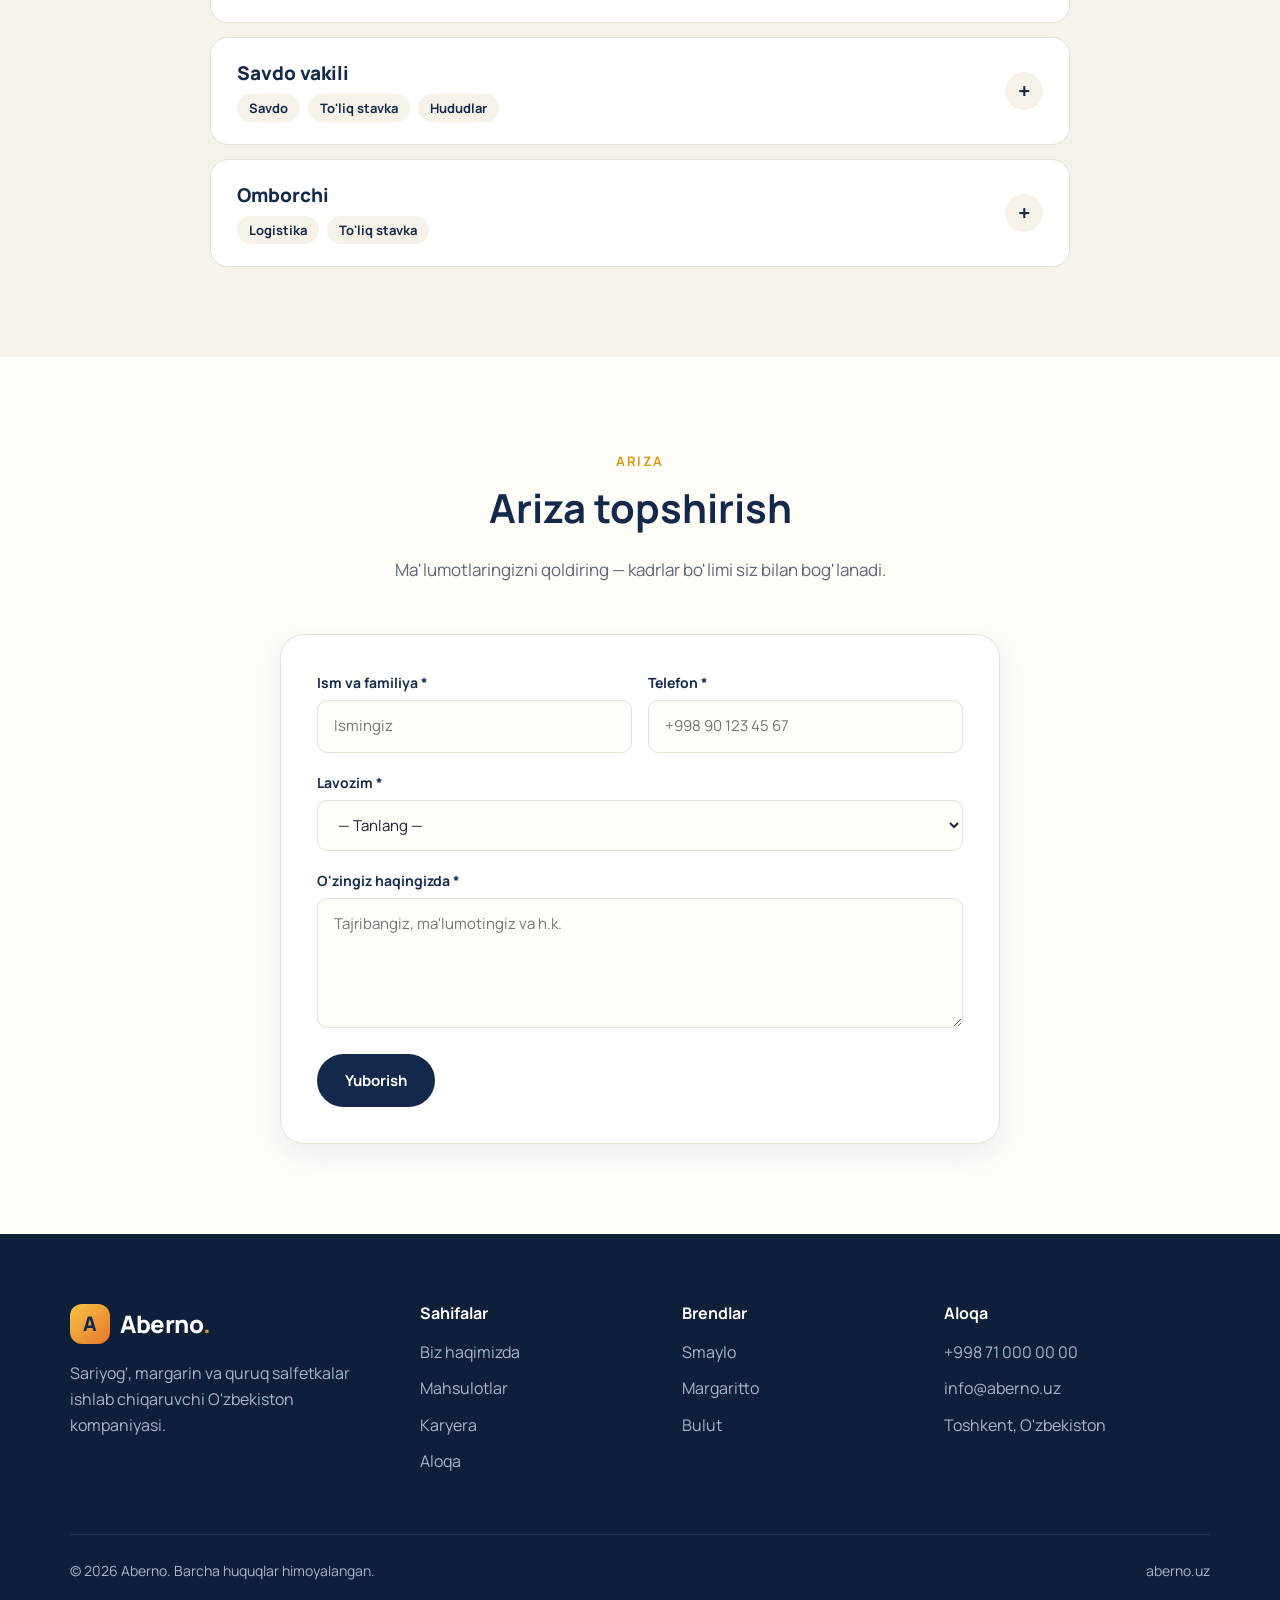
<file: career.html>
<!DOCTYPE html>
<html lang="uz">
<head>
  <meta charset="UTF-8">
  <meta name="viewport" content="width=device-width, initial-scale=1.0">
  <meta name="color-scheme" content="light dark">
  <script>
    // Sahifa chizilishidan oldin mavzuni qo'llash (oq miltillashning oldini oladi)
    (function () {
      var t;
      try { t = localStorage.getItem("theme"); } catch (e) {}
      if (t !== "light" && t !== "dark") t = matchMedia("(prefers-color-scheme: dark)").matches ? "dark" : "light";
      document.documentElement.setAttribute("data-theme", t);
    })();
  </script>
  <title>Karyera — Aberno</title>
  <meta name="description" content="Aberno'da ishlash: ochiq vakansiyalar va ariza topshirish.">
  <link rel="icon" href="img/favicon.svg" type="image/svg+xml">
  <link rel="preconnect" href="https://fonts.googleapis.com">
  <link rel="preconnect" href="https://fonts.gstatic.com" crossorigin>
  <link href="https://fonts.googleapis.com/css2?family=Manrope:wght@400;600;700;800&display=swap" rel="stylesheet">
  <link rel="stylesheet" href="css/style.css">
</head>
<body data-page="career">

  <!-- HEADER -->
  <header class="header">
    <div class="container header__inner">
      <a href="index.html" class="logo" aria-label="Aberno bosh sahifa">
        <span class="logo__mark">A</span>Aberno<span class="dot">.</span>
      </a>
      <nav class="nav" aria-label="Asosiy menyu">
        <a href="index.html" class="nav__link">Bosh sahifa</a>
        <a href="about.html" class="nav__link">Biz haqimizda</a>
        <a href="products.html" class="nav__link" data-page="products">Mahsulotlar</a>
        <a href="career.html" class="nav__link">Karyera</a>
        <a href="contact.html" class="nav__link">Aloqa</a>
        <a href="contact.html" class="btn btn--butter">Hamkor bo'lish</a>
      </nav>
      <div class="header__tools">
        <button class="theme-toggle" type="button" aria-label="Qorong'u mavzuga o'tish" title="Mavzuni almashtirish">
          <svg class="icon-moon" viewBox="0 0 24 24" fill="none" stroke="currentColor" stroke-width="2" stroke-linecap="round" stroke-linejoin="round" aria-hidden="true"><path d="M21 12.8A9 9 0 1 1 11.2 3a7 7 0 0 0 9.8 9.8z"/></svg>
          <svg class="icon-sun" viewBox="0 0 24 24" fill="none" stroke="currentColor" stroke-width="2" stroke-linecap="round" aria-hidden="true"><circle cx="12" cy="12" r="4"/><path d="M12 2v2M12 20v2M4.93 4.93l1.41 1.41M17.66 17.66l1.41 1.41M2 12h2M20 12h2M6.34 17.66l-1.41 1.41M19.07 4.93l-1.41 1.41"/></svg>
        </button>
        <button class="burger" aria-label="Menyuni ochish" aria-expanded="false"><span></span></button>
      </div>
    </div>
  </header>

  <main>
    <section class="page-hero">
      <div class="container">
        <div class="breadcrumbs"><a href="index.html">Bosh sahifa</a> / Karyera</div>
        <h1>Aberno'da ishlang</h1>
        <p>Bizning jamoamizda 180 ga yaqin mutaxassis ishlaydi. Siz ham ishlab chiqarish, sifat nazorati, savdo va logistika yo'nalishlarida o'z o'rningizni toping.</p>
      </div>
    </section>

    <!-- IMKONIYATLAR -->
    <section class="section">
      <div class="container">
        <div class="section-head section-head--center reveal">
          <span class="eyebrow">Nima taklif qilamiz</span>
          <h2>Xodimlarimiz uchun sharoitlar</h2>
        </div>
        <div class="perks">
          <div class="perk reveal"><div class="perk__icon">📄</div><h3>Rasmiy ishga qabul</h3><p>Mehnat daftarchasi, to'liq ijtimoiy kafolatlar va o'z vaqtida ish haqi.</p></div>
          <div class="perk reveal"><div class="perk__icon">🍽️</div><h3>Bepul ovqat</h3><p>Ish vaqtida korxona oshxonasida issiq ovqat bilan ta'minlanadi.</p></div>
          <div class="perk reveal"><div class="perk__icon">🚌</div><h3>Transport</h3><p>Xodimlar uchun korxonaga qatnov transporti tashkil etilgan.</p></div>
          <div class="perk reveal"><div class="perk__icon">🎓</div><h3>O'qitish</h3><p>Yangi xodimlarga ish joyida o'qitish va malaka oshirish imkoniyati.</p></div>
          <div class="perk reveal"><div class="perk__icon">🦺</div><h3>Xavfsiz muhit</h3><p>Maxsus kiyim, himoya vositalari va mehnat xavfsizligi qoidalari.</p></div>
          <div class="perk reveal"><div class="perk__icon">📈</div><h3>O'sish</h3><p>Tajriba va natijaga qarab lavozim va ish haqi oshishi.</p></div>
        </div>
      </div>
    </section>

    <!-- VAKANSIYALAR -->
    <section class="section section--alt">
      <div class="container">
        <div class="section-head section-head--center reveal">
          <span class="eyebrow">Ochiq vakansiyalar</span>
          <h2>Hozir kimlarni izlayapmiz</h2>
        </div>

        <div class="jobs">
          <div class="job reveal">
            <button class="job__head" aria-expanded="false">
              <div>
                <div class="job__title">Ishlab chiqarish liniyasi operatori</div>
                <div class="job__info"><span class="chip">Ishlab chiqarish</span><span class="chip">To'liq stavka</span><span class="chip">Smenali</span></div>
              </div>
              <span class="job__toggle">+</span>
            </button>
            <div class="job__body">
              <div class="job__content">
                <h4>Vazifalar</h4>
                <ul>
                  <li>Qadoqlash va ishlab chiqarish uskunalarini boshqarish</li>
                  <li>Texnologik reglamentga rioya qilish</li>
                  <li>Smena hisobotlarini yuritish</li>
                </ul>
                <h4>Talablar</h4>
                <ul>
                  <li>Mas'uliyatlilik va intizom</li>
                  <li>Tajriba afzallik, lekin shart emas — o'qitamiz</li>
                </ul>
                <p style="margin-top:16px"><a href="#apply" class="btn btn--primary" data-apply="operator">Ariza topshirish</a></p>
              </div>
            </div>
          </div>

          <div class="job reveal">
            <button class="job__head" aria-expanded="false">
              <div>
                <div class="job__title">Laboratoriya texnigi (sifat nazorati)</div>
                <div class="job__info"><span class="chip">Sifat nazorati</span><span class="chip">To'liq stavka</span></div>
              </div>
              <span class="job__toggle">+</span>
            </button>
            <div class="job__body">
              <div class="job__content">
                <h4>Vazifalar</h4>
                <ul>
                  <li>Xomashyo va tayyor mahsulot namunalarini tahlil qilish</li>
                  <li>Laboratoriya jurnallarini yuritish</li>
                  <li>Sanitariya-gigiyena talablari bajarilishini nazorat qilish</li>
                </ul>
                <h4>Talablar</h4>
                <ul>
                  <li>Oziq-ovqat texnologiyasi, kimyo yoki biologiya bo'yicha ma'lumot</li>
                  <li>Laboratoriyada ishlash tajribasi afzallik</li>
                </ul>
                <p style="margin-top:16px"><a href="#apply" class="btn btn--primary" data-apply="laborant">Ariza topshirish</a></p>
              </div>
            </div>
          </div>

          <div class="job reveal">
            <button class="job__head" aria-expanded="false">
              <div>
                <div class="job__title">Savdo vakili</div>
                <div class="job__info"><span class="chip">Savdo</span><span class="chip">To'liq stavka</span><span class="chip">Hududlar</span></div>
              </div>
              <span class="job__toggle">+</span>
            </button>
            <div class="job__body">
              <div class="job__content">
                <h4>Vazifalar</h4>
                <ul>
                  <li>Savdo nuqtalari bilan ishlash va buyurtmalar olish</li>
                  <li>Yangi mijozlarni jalb qilish</li>
                  <li>Mahsulot joylashuvini nazorat qilish</li>
                </ul>
                <h4>Talablar</h4>
                <ul>
                  <li>Muloqotga kirishuvchanlik</li>
                  <li>Haydovchilik guvohnomasi afzallik</li>
                </ul>
                <p style="margin-top:16px"><a href="#apply" class="btn btn--primary" data-apply="savdo">Ariza topshirish</a></p>
              </div>
            </div>
          </div>

          <div class="job reveal">
            <button class="job__head" aria-expanded="false">
              <div>
                <div class="job__title">Omborchi</div>
                <div class="job__info"><span class="chip">Logistika</span><span class="chip">To'liq stavka</span></div>
              </div>
              <span class="job__toggle">+</span>
            </button>
            <div class="job__body">
              <div class="job__content">
                <h4>Vazifalar</h4>
                <ul>
                  <li>Mahsulot va xomashyoni qabul qilish va jo'natish</li>
                  <li>Ombor hisobini yuritish</li>
                  <li>Saqlash sharoitlariga rioya qilish</li>
                </ul>
                <h4>Talablar</h4>
                <ul>
                  <li>Kompyuterda ishlash ko'nikmasi</li>
                  <li>Omborda ishlash tajribasi afzallik</li>
                </ul>
                <p style="margin-top:16px"><a href="#apply" class="btn btn--primary" data-apply="omborchi">Ariza topshirish</a></p>
              </div>
            </div>
          </div>
        </div>
      </div>
    </section>

    <!-- ARIZA FORMASI -->
    <section class="section" id="apply">
      <div class="container" style="max-width:760px">
        <div class="section-head section-head--center reveal">
          <span class="eyebrow">Ariza</span>
          <h2>Ariza topshirish</h2>
          <p>Ma'lumotlaringizni qoldiring — kadrlar bo'limi siz bilan bog'lanadi.</p>
        </div>
        <form class="form reveal" data-validate novalidate>
          <div class="form__row">
            <div class="field">
              <label for="c-name">Ism va familiya *</label>
              <input id="c-name" name="name" type="text" autocomplete="name" placeholder="Ismingiz">
              <div class="field__error"></div>
            </div>
            <div class="field">
              <label for="c-phone">Telefon *</label>
              <input id="c-phone" name="phone" type="tel" autocomplete="tel" placeholder="+998 90 123 45 67">
              <div class="field__error"></div>
            </div>
          </div>
          <div class="field">
            <label for="position">Lavozim *</label>
            <select id="position" name="position">
              <option value="">— Tanlang —</option>
              <option value="operator">Ishlab chiqarish liniyasi operatori</option>
              <option value="laborant">Laboratoriya texnigi</option>
              <option value="savdo">Savdo vakili</option>
              <option value="omborchi">Omborchi</option>
              <option value="boshqa">Boshqa lavozim</option>
            </select>
            <div class="field__error"></div>
          </div>
          <div class="field">
            <label for="c-message">O'zingiz haqingizda *</label>
            <textarea id="c-message" name="message" placeholder="Tajribangiz, ma'lumotingiz va h.k."></textarea>
            <div class="field__error"></div>
          </div>
          <button type="submit" class="btn btn--primary">Yuborish</button>
          <div class="form__success" role="status">Rahmat! Arizangiz qabul qilindi. Tez orada siz bilan bog'lanamiz.</div>
        </form>
      </div>
    </section>
  </main>

  <!-- FOOTER -->
  <footer class="footer">
    <div class="container">
      <div class="footer__grid">
        <div>
          <a href="index.html" class="logo"><span class="logo__mark">A</span>Aberno<span class="dot">.</span></a>
          <p>Sariyog', margarin va quruq salfetkalar ishlab chiqaruvchi O'zbekiston kompaniyasi.</p>
        </div>
        <div>
          <h4>Sahifalar</h4>
          <ul>
            <li><a href="about.html">Biz haqimizda</a></li>
            <li><a href="products.html">Mahsulotlar</a></li>
            <li><a href="career.html">Karyera</a></li>
            <li><a href="contact.html">Aloqa</a></li>
          </ul>
        </div>
        <div>
          <h4>Brendlar</h4>
          <ul>
            <li><a href="smaylo.html">Smaylo</a></li>
            <li><a href="margaritto.html">Margaritto</a></li>
            <li><a href="bulut.html">Bulut</a></li>
          </ul>
        </div>
        <div>
          <h4>Aloqa</h4>
          <ul>
            <li><a href="tel:+998710000000">+998 71 000 00 00</a></li>
            <li><a href="mailto:info@aberno.uz">info@aberno.uz</a></li>
            <li>Toshkent, O'zbekiston</li>
          </ul>
        </div>
      </div>
      <div class="footer__bottom">
        <span>© <span data-year>2026</span> Aberno. Barcha huquqlar himoyalangan.</span>
        <span>aberno.uz</span>
      </div>
    </div>
  </footer>

  <button class="to-top" aria-label="Yuqoriga qaytish">↑</button>
  <script src="js/main.js"></script>
</body>
</html>
</file>
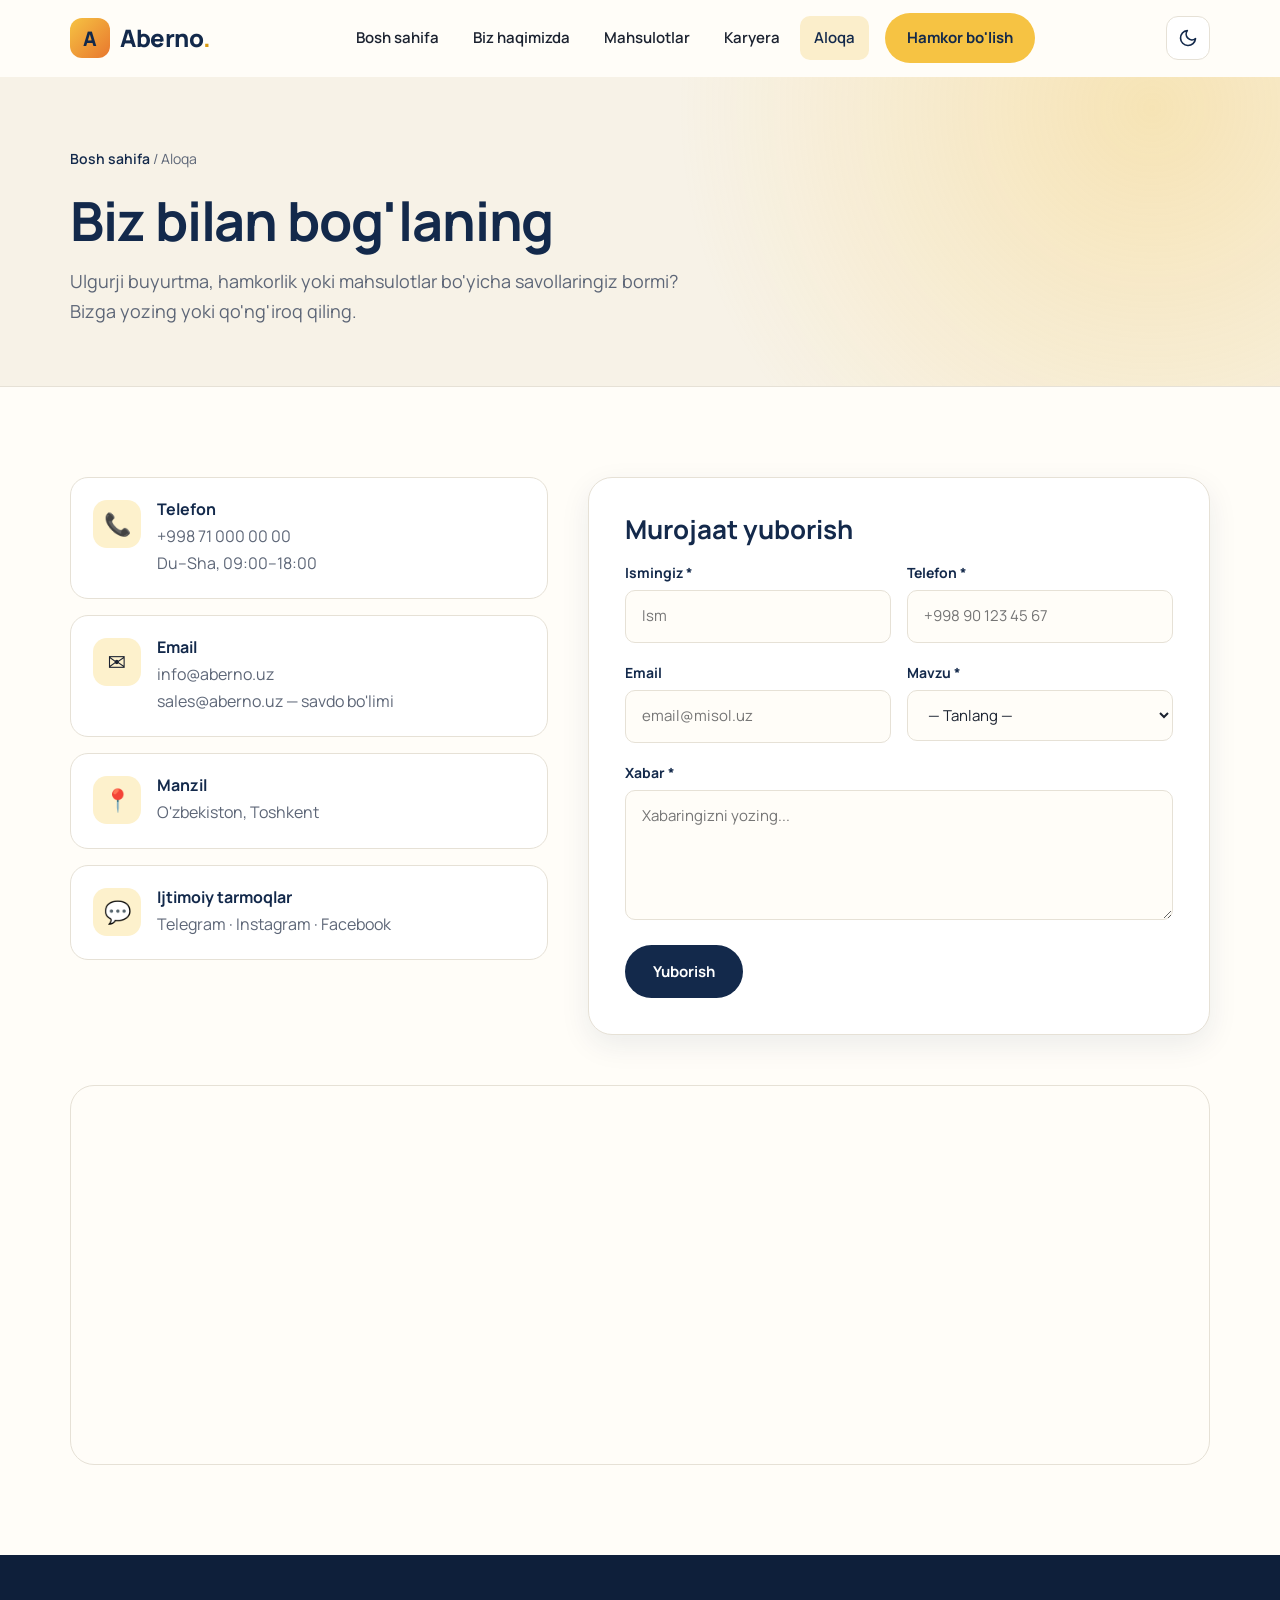
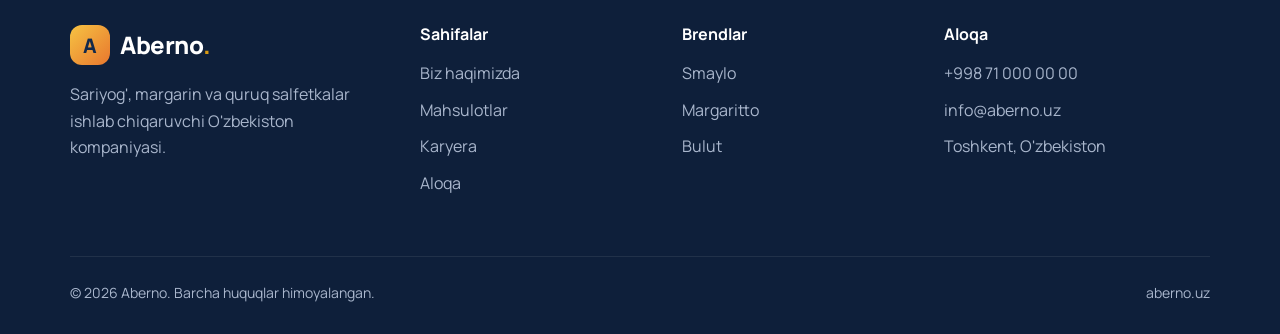
<file: contact.html>
<!DOCTYPE html>
<html lang="uz">
<head>
  <meta charset="UTF-8">
  <meta name="viewport" content="width=device-width, initial-scale=1.0">
  <meta name="color-scheme" content="light dark">
  <script>
    // Sahifa chizilishidan oldin mavzuni qo'llash (oq miltillashning oldini oladi)
    (function () {
      var t;
      try { t = localStorage.getItem("theme"); } catch (e) {}
      if (t !== "light" && t !== "dark") t = matchMedia("(prefers-color-scheme: dark)").matches ? "dark" : "light";
      document.documentElement.setAttribute("data-theme", t);
    })();
  </script>
  <title>Aloqa — Aberno</title>
  <meta name="description" content="Aberno bilan bog'lanish: telefon, email, manzil va murojaat formasi.">
  <link rel="icon" href="img/favicon.svg" type="image/svg+xml">
  <link rel="preconnect" href="https://fonts.googleapis.com">
  <link rel="preconnect" href="https://fonts.gstatic.com" crossorigin>
  <link href="https://fonts.googleapis.com/css2?family=Manrope:wght@400;600;700;800&display=swap" rel="stylesheet">
  <link rel="stylesheet" href="css/style.css">
</head>
<body data-page="contact">

  <!-- HEADER -->
  <header class="header">
    <div class="container header__inner">
      <a href="index.html" class="logo" aria-label="Aberno bosh sahifa">
        <span class="logo__mark">A</span>Aberno<span class="dot">.</span>
      </a>
      <nav class="nav" aria-label="Asosiy menyu">
        <a href="index.html" class="nav__link">Bosh sahifa</a>
        <a href="about.html" class="nav__link">Biz haqimizda</a>
        <a href="products.html" class="nav__link" data-page="products">Mahsulotlar</a>
        <a href="career.html" class="nav__link">Karyera</a>
        <a href="contact.html" class="nav__link">Aloqa</a>
        <a href="contact.html" class="btn btn--butter">Hamkor bo'lish</a>
      </nav>
      <div class="header__tools">
        <button class="theme-toggle" type="button" aria-label="Qorong'u mavzuga o'tish" title="Mavzuni almashtirish">
          <svg class="icon-moon" viewBox="0 0 24 24" fill="none" stroke="currentColor" stroke-width="2" stroke-linecap="round" stroke-linejoin="round" aria-hidden="true"><path d="M21 12.8A9 9 0 1 1 11.2 3a7 7 0 0 0 9.8 9.8z"/></svg>
          <svg class="icon-sun" viewBox="0 0 24 24" fill="none" stroke="currentColor" stroke-width="2" stroke-linecap="round" aria-hidden="true"><circle cx="12" cy="12" r="4"/><path d="M12 2v2M12 20v2M4.93 4.93l1.41 1.41M17.66 17.66l1.41 1.41M2 12h2M20 12h2M6.34 17.66l-1.41 1.41M19.07 4.93l-1.41 1.41"/></svg>
        </button>
        <button class="burger" aria-label="Menyuni ochish" aria-expanded="false"><span></span></button>
      </div>
    </div>
  </header>

  <main>
    <section class="page-hero">
      <div class="container">
        <div class="breadcrumbs"><a href="index.html">Bosh sahifa</a> / Aloqa</div>
        <h1>Biz bilan bog'laning</h1>
        <p>Ulgurji buyurtma, hamkorlik yoki mahsulotlar bo'yicha savollaringiz bormi? Bizga yozing yoki qo'ng'iroq qiling.</p>
      </div>
    </section>

    <section class="section">
      <div class="container">
        <div class="contact-grid">
          <div class="contact-info">
            <div class="contact-item reveal">
              <div class="contact-item__icon">📞</div>
              <div>
                <h3>Telefon</h3>
                <p><a href="tel:+998710000000">+998 71 000 00 00</a></p>
                <p>Du–Sha, 09:00–18:00</p>
              </div>
            </div>
            <div class="contact-item reveal">
              <div class="contact-item__icon">✉️</div>
              <div>
                <h3>Email</h3>
                <p><a href="mailto:info@aberno.uz">info@aberno.uz</a></p>
                <p><a href="mailto:sales@aberno.uz">sales@aberno.uz</a> — savdo bo'limi</p>
              </div>
            </div>
            <div class="contact-item reveal">
              <div class="contact-item__icon">📍</div>
              <div>
                <h3>Manzil</h3>
                <p>O'zbekiston, Toshkent</p>
              </div>
            </div>
            <div class="contact-item reveal">
              <div class="contact-item__icon">💬</div>
              <div>
                <h3>Ijtimoiy tarmoqlar</h3>
                <p><a href="https://t.me/" target="_blank" rel="noopener">Telegram</a> · <a href="https://instagram.com/" target="_blank" rel="noopener">Instagram</a> · <a href="https://facebook.com/" target="_blank" rel="noopener">Facebook</a></p>
              </div>
            </div>
          </div>

          <form class="form reveal" data-validate novalidate>
            <h2 style="font-size:26px">Murojaat yuborish</h2>
            <div class="form__row">
              <div class="field">
                <label for="f-name">Ismingiz *</label>
                <input id="f-name" name="name" type="text" autocomplete="name" placeholder="Ism">
                <div class="field__error"></div>
              </div>
              <div class="field">
                <label for="f-phone">Telefon *</label>
                <input id="f-phone" name="phone" type="tel" autocomplete="tel" placeholder="+998 90 123 45 67">
                <div class="field__error"></div>
              </div>
            </div>
            <div class="form__row">
              <div class="field">
                <label for="f-email">Email</label>
                <input id="f-email" name="email" type="email" autocomplete="email" placeholder="email@misol.uz">
                <div class="field__error"></div>
              </div>
              <div class="field">
                <label for="f-subject">Mavzu *</label>
                <select id="f-subject" name="subject">
                  <option value="">— Tanlang —</option>
                  <option>Ulgurji buyurtma</option>
                  <option>Distribyutorlik / hamkorlik</option>
                  <option>Mahsulot bo'yicha savol</option>
                  <option>Taklif yoki shikoyat</option>
                  <option>Boshqa</option>
                </select>
                <div class="field__error"></div>
              </div>
            </div>
            <div class="field">
              <label for="f-message">Xabar *</label>
              <textarea id="f-message" name="message" placeholder="Xabaringizni yozing..."></textarea>
              <div class="field__error"></div>
            </div>
            <button type="submit" class="btn btn--primary">Yuborish</button>
            <div class="form__success" role="status">Rahmat! Murojaatingiz qabul qilindi. Tez orada javob beramiz.</div>
          </form>
        </div>

        <div class="map reveal">
          <iframe
            title="Aberno joylashuvi xaritada"
            src="https://www.openstreetmap.org/export/embed.html?bbox=69.15%2C41.25%2C69.35%2C41.36&amp;layer=mapnik"
            loading="lazy"></iframe>
        </div>
      </div>
    </section>
  </main>

  <!-- FOOTER -->
  <footer class="footer">
    <div class="container">
      <div class="footer__grid">
        <div>
          <a href="index.html" class="logo"><span class="logo__mark">A</span>Aberno<span class="dot">.</span></a>
          <p>Sariyog', margarin va quruq salfetkalar ishlab chiqaruvchi O'zbekiston kompaniyasi.</p>
        </div>
        <div>
          <h4>Sahifalar</h4>
          <ul>
            <li><a href="about.html">Biz haqimizda</a></li>
            <li><a href="products.html">Mahsulotlar</a></li>
            <li><a href="career.html">Karyera</a></li>
            <li><a href="contact.html">Aloqa</a></li>
          </ul>
        </div>
        <div>
          <h4>Brendlar</h4>
          <ul>
            <li><a href="smaylo.html">Smaylo</a></li>
            <li><a href="margaritto.html">Margaritto</a></li>
            <li><a href="bulut.html">Bulut</a></li>
          </ul>
        </div>
        <div>
          <h4>Aloqa</h4>
          <ul>
            <li><a href="tel:+998710000000">+998 71 000 00 00</a></li>
            <li><a href="mailto:info@aberno.uz">info@aberno.uz</a></li>
            <li>Toshkent, O'zbekiston</li>
          </ul>
        </div>
      </div>
      <div class="footer__bottom">
        <span>© <span data-year>2026</span> Aberno. Barcha huquqlar himoyalangan.</span>
        <span>aberno.uz</span>
      </div>
    </div>
  </footer>

  <button class="to-top" aria-label="Yuqoriga qaytish">↑</button>
  <script src="js/main.js"></script>
</body>
</html>
</file>
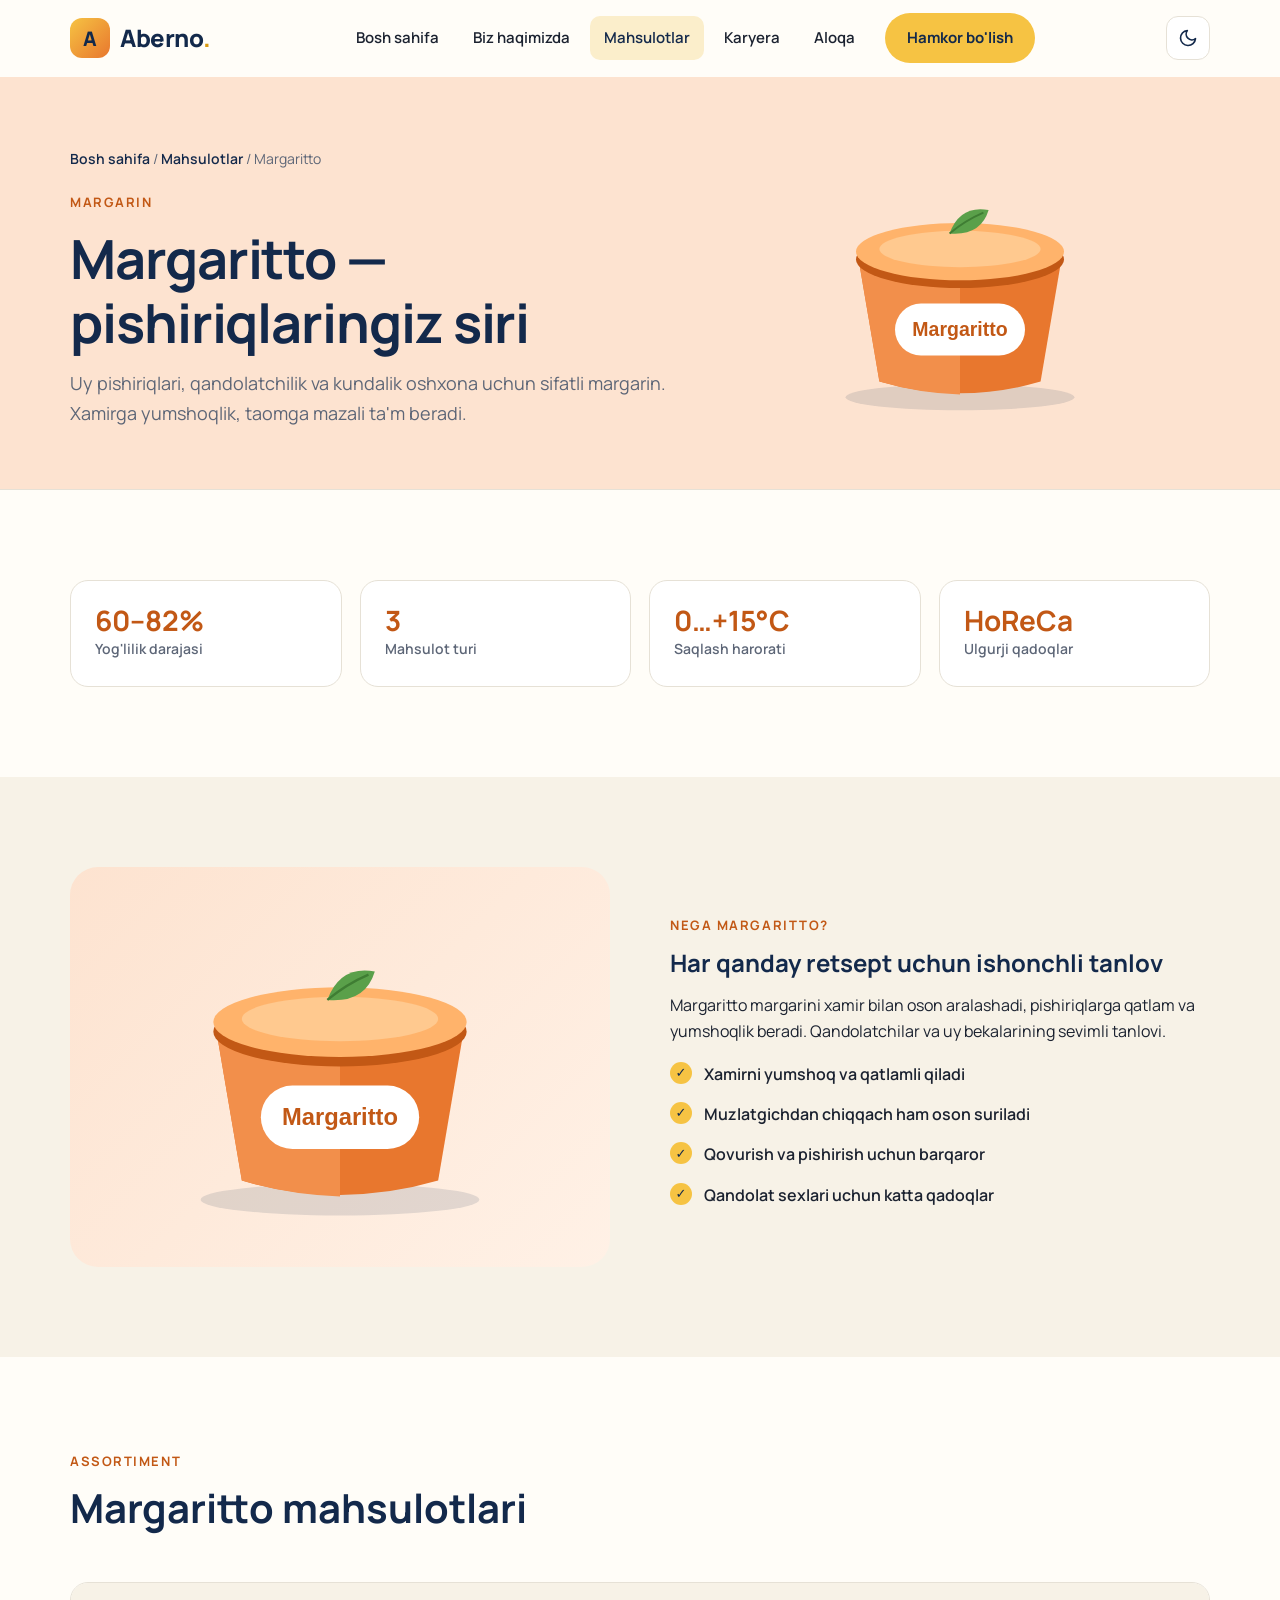
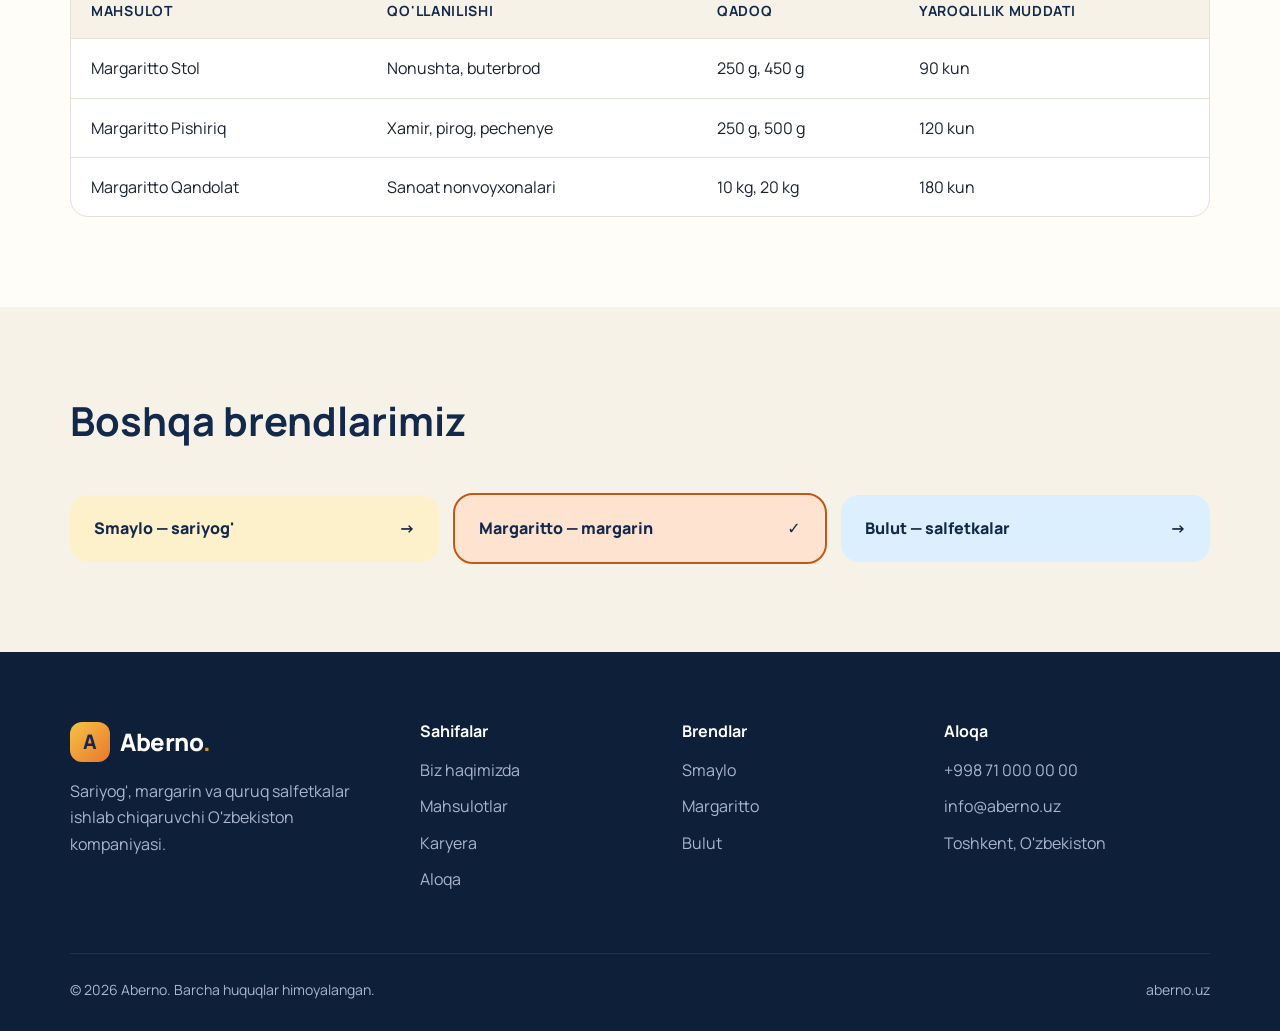
<file: margaritto.html>
<!DOCTYPE html>
<html lang="uz">
<head>
  <meta charset="UTF-8">
  <meta name="viewport" content="width=device-width, initial-scale=1.0">
  <meta name="color-scheme" content="light dark">
  <script>
    // Sahifa chizilishidan oldin mavzuni qo'llash (oq miltillashning oldini oladi)
    (function () {
      var t;
      try { t = localStorage.getItem("theme"); } catch (e) {}
      if (t !== "light" && t !== "dark") t = matchMedia("(prefers-color-scheme: dark)").matches ? "dark" : "light";
      document.documentElement.setAttribute("data-theme", t);
    })();
  </script>
  <title>Margaritto margarini — Aberno</title>
  <meta name="description" content="Margaritto — Aberno kompaniyasining pishiriqlar va oshxona uchun margarin brendi.">
  <link rel="icon" href="img/favicon.svg" type="image/svg+xml">
  <link rel="preconnect" href="https://fonts.googleapis.com">
  <link rel="preconnect" href="https://fonts.gstatic.com" crossorigin>
  <link href="https://fonts.googleapis.com/css2?family=Manrope:wght@400;600;700;800&display=swap" rel="stylesheet">
  <link rel="stylesheet" href="css/style.css">
</head>
<body data-page="products" class="theme-margaritto">

  <!-- HEADER -->
  <header class="header">
    <div class="container header__inner">
      <a href="index.html" class="logo" aria-label="Aberno bosh sahifa">
        <span class="logo__mark">A</span>Aberno<span class="dot">.</span>
      </a>
      <nav class="nav" aria-label="Asosiy menyu">
        <a href="index.html" class="nav__link">Bosh sahifa</a>
        <a href="about.html" class="nav__link">Biz haqimizda</a>
        <a href="products.html" class="nav__link" data-page="products">Mahsulotlar</a>
        <a href="career.html" class="nav__link">Karyera</a>
        <a href="contact.html" class="nav__link">Aloqa</a>
        <a href="contact.html" class="btn btn--butter">Hamkor bo'lish</a>
      </nav>
      <div class="header__tools">
        <button class="theme-toggle" type="button" aria-label="Qorong'u mavzuga o'tish" title="Mavzuni almashtirish">
          <svg class="icon-moon" viewBox="0 0 24 24" fill="none" stroke="currentColor" stroke-width="2" stroke-linecap="round" stroke-linejoin="round" aria-hidden="true"><path d="M21 12.8A9 9 0 1 1 11.2 3a7 7 0 0 0 9.8 9.8z"/></svg>
          <svg class="icon-sun" viewBox="0 0 24 24" fill="none" stroke="currentColor" stroke-width="2" stroke-linecap="round" aria-hidden="true"><circle cx="12" cy="12" r="4"/><path d="M12 2v2M12 20v2M4.93 4.93l1.41 1.41M17.66 17.66l1.41 1.41M2 12h2M20 12h2M6.34 17.66l-1.41 1.41M19.07 4.93l-1.41 1.41"/></svg>
        </button>
        <button class="burger" aria-label="Menyuni ochish" aria-expanded="false"><span></span></button>
      </div>
    </div>
  </header>

  <main>
    <section class="page-hero page-hero--brand">
      <div class="container page-hero__grid">
        <div>
          <div class="breadcrumbs"><a href="index.html">Bosh sahifa</a> / <a href="products.html">Mahsulotlar</a> / Margaritto</div>
          <span class="eyebrow" style="color:var(--marg-dark)">Margarin</span>
          <h1>Margaritto — pishiriqlaringiz siri</h1>
          <p>Uy pishiriqlari, qandolatchilik va kundalik oshxona uchun sifatli margarin. Xamirga yumshoqlik, taomga mazali ta'm beradi.</p>
        </div>
        <img class="page-hero__img" src="img/margaritto.svg" alt="Margaritto margarini idishi">
      </div>
    </section>

    <section class="section">
      <div class="container">
        <div class="specs">
          <div class="spec reveal"><strong>60–82%</strong><span>Yog'lilik darajasi</span></div>
          <div class="spec reveal"><strong>3</strong><span>Mahsulot turi</span></div>
          <div class="spec reveal"><strong>0…+15°C</strong><span>Saqlash harorati</span></div>
          <div class="spec reveal"><strong>HoReCa</strong><span>Ulgurji qadoqlar</span></div>
        </div>
      </div>
    </section>

    <section class="section section--alt">
      <div class="container split split--reverse">
        <div class="reveal">
          <span class="eyebrow" style="color:var(--marg-dark)">Nega Margaritto?</span>
          <h2>Har qanday retsept uchun ishonchli tanlov</h2>
          <p>Margaritto margarini xamir bilan oson aralashadi, pishiriqlarga qatlam va yumshoqlik beradi. Qandolatchilar va uy bekalarining sevimli tanlovi.</p>
          <ul class="checklist">
            <li>Xamirni yumshoq va qatlamli qiladi</li>
            <li>Muzlatgichdan chiqqach ham oson suriladi</li>
            <li>Qovurish va pishirish uchun barqaror</li>
            <li>Qandolat sexlari uchun katta qadoqlar</li>
          </ul>
        </div>
        <div class="split__visual reveal" style="background:linear-gradient(135deg,#fde3d0,#fff1e6)">
          <img src="img/margaritto.svg" alt="Margaritto margarini">
        </div>
      </div>
    </section>

    <section class="section">
      <div class="container">
        <div class="section-head reveal">
          <span class="eyebrow" style="color:var(--marg-dark)">Assortiment</span>
          <h2>Margaritto mahsulotlari</h2>
        </div>
        <div class="table-wrap reveal">
          <table>
            <thead>
              <tr><th>Mahsulot</th><th>Qo'llanilishi</th><th>Qadoq</th><th>Yaroqlilik muddati</th></tr>
            </thead>
            <tbody>
              <tr><td>Margaritto Stol</td><td>Nonushta, buterbrod</td><td>250 g, 450 g</td><td>90 kun</td></tr>
              <tr><td>Margaritto Pishiriq</td><td>Xamir, pirog, pechenye</td><td>250 g, 500 g</td><td>120 kun</td></tr>
              <tr><td>Margaritto Qandolat</td><td>Sanoat nonvoyxonalari</td><td>10 kg, 20 kg</td><td>180 kun</td></tr>
            </tbody>
          </table>
        </div>
      </div>
    </section>

    <section class="section section--alt">
      <div class="container">
        <div class="section-head reveal"><h2>Boshqa brendlarimiz</h2></div>
        <div class="brand-nav">
          <a href="smaylo.html" class="theme-smaylo">Smaylo — sariyog' <span>→</span></a>
          <a href="margaritto.html" class="theme-margaritto is-current">Margaritto — margarin <span>✓</span></a>
          <a href="bulut.html" class="theme-bulut">Bulut — salfetkalar <span>→</span></a>
        </div>
      </div>
    </section>
  </main>

  <!-- FOOTER -->
  <footer class="footer">
    <div class="container">
      <div class="footer__grid">
        <div>
          <a href="index.html" class="logo"><span class="logo__mark">A</span>Aberno<span class="dot">.</span></a>
          <p>Sariyog', margarin va quruq salfetkalar ishlab chiqaruvchi O'zbekiston kompaniyasi.</p>
        </div>
        <div>
          <h4>Sahifalar</h4>
          <ul>
            <li><a href="about.html">Biz haqimizda</a></li>
            <li><a href="products.html">Mahsulotlar</a></li>
            <li><a href="career.html">Karyera</a></li>
            <li><a href="contact.html">Aloqa</a></li>
          </ul>
        </div>
        <div>
          <h4>Brendlar</h4>
          <ul>
            <li><a href="smaylo.html">Smaylo</a></li>
            <li><a href="margaritto.html">Margaritto</a></li>
            <li><a href="bulut.html">Bulut</a></li>
          </ul>
        </div>
        <div>
          <h4>Aloqa</h4>
          <ul>
            <li><a href="tel:+998710000000">+998 71 000 00 00</a></li>
            <li><a href="mailto:info@aberno.uz">info@aberno.uz</a></li>
            <li>Toshkent, O'zbekiston</li>
          </ul>
        </div>
      </div>
      <div class="footer__bottom">
        <span>© <span data-year>2026</span> Aberno. Barcha huquqlar himoyalangan.</span>
        <span>aberno.uz</span>
      </div>
    </div>
  </footer>

  <button class="to-top" aria-label="Yuqoriga qaytish">↑</button>
  <script src="js/main.js"></script>
</body>
</html>
</file>
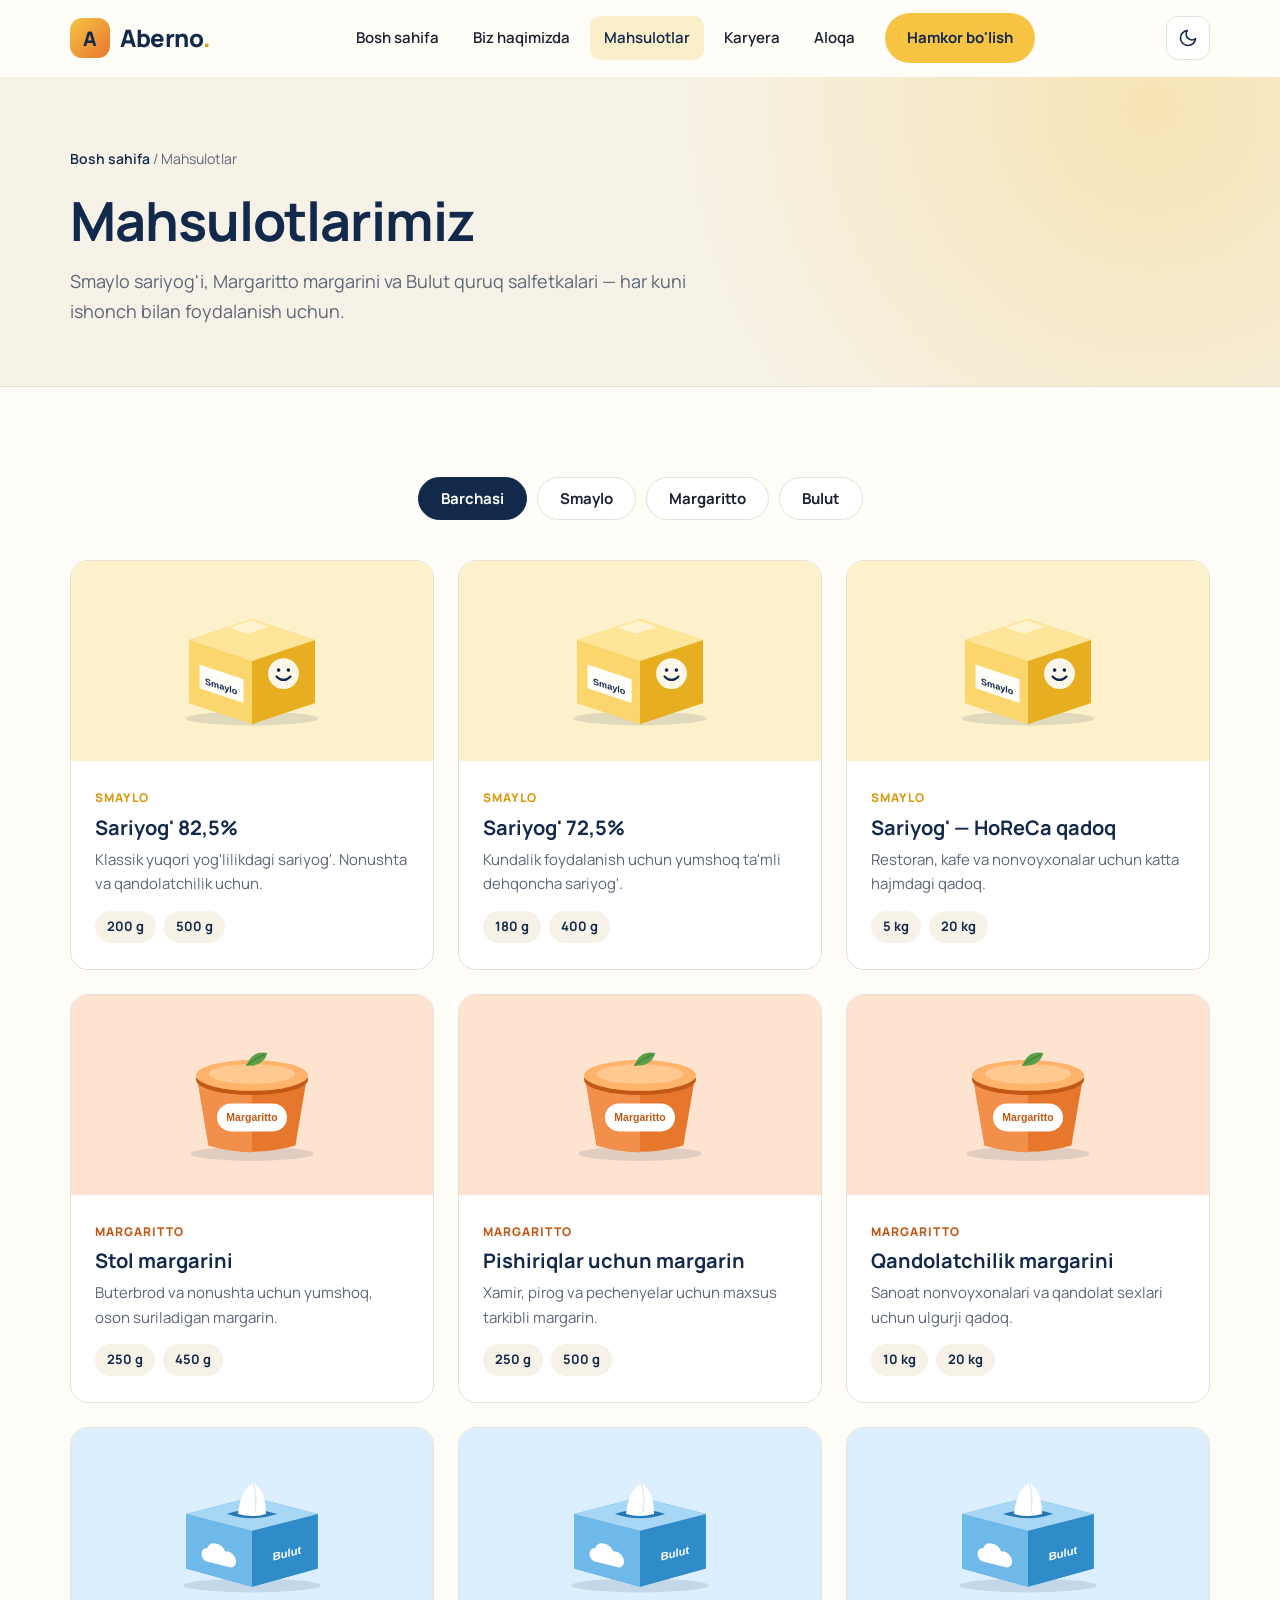
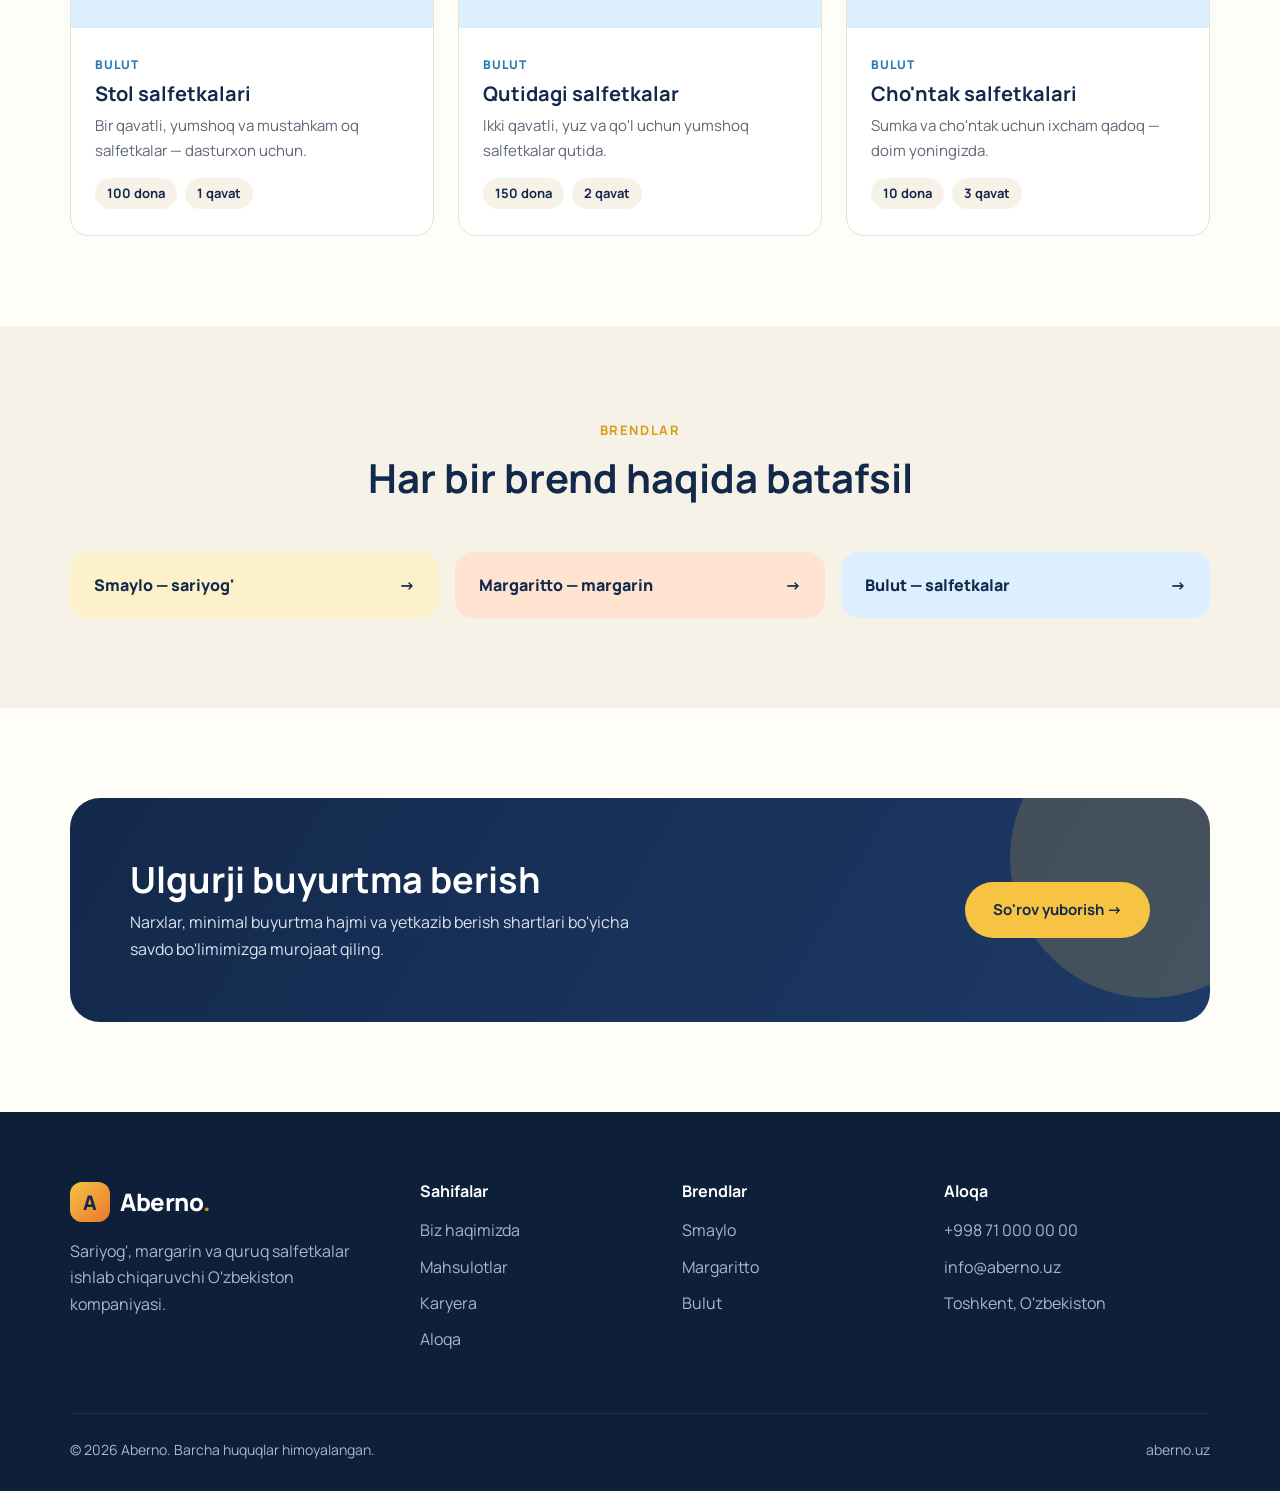
<file: products.html>
<!DOCTYPE html>
<html lang="uz">
<head>
  <meta charset="UTF-8">
  <meta name="viewport" content="width=device-width, initial-scale=1.0">
  <meta name="color-scheme" content="light dark">
  <script>
    // Sahifa chizilishidan oldin mavzuni qo'llash (oq miltillashning oldini oladi)
    (function () {
      var t;
      try { t = localStorage.getItem("theme"); } catch (e) {}
      if (t !== "light" && t !== "dark") t = matchMedia("(prefers-color-scheme: dark)").matches ? "dark" : "light";
      document.documentElement.setAttribute("data-theme", t);
    })();
  </script>
  <title>Mahsulotlar — Aberno</title>
  <meta name="description" content="Aberno mahsulotlari: Smaylo sariyog'i, Margaritto margarini va Bulut quruq salfetkalari.">
  <link rel="icon" href="img/favicon.svg" type="image/svg+xml">
  <link rel="preconnect" href="https://fonts.googleapis.com">
  <link rel="preconnect" href="https://fonts.gstatic.com" crossorigin>
  <link href="https://fonts.googleapis.com/css2?family=Manrope:wght@400;600;700;800&display=swap" rel="stylesheet">
  <link rel="stylesheet" href="css/style.css">
</head>
<body data-page="products">

  <!-- HEADER -->
  <header class="header">
    <div class="container header__inner">
      <a href="index.html" class="logo" aria-label="Aberno bosh sahifa">
        <span class="logo__mark">A</span>Aberno<span class="dot">.</span>
      </a>
      <nav class="nav" aria-label="Asosiy menyu">
        <a href="index.html" class="nav__link">Bosh sahifa</a>
        <a href="about.html" class="nav__link">Biz haqimizda</a>
        <a href="products.html" class="nav__link" data-page="products">Mahsulotlar</a>
        <a href="career.html" class="nav__link">Karyera</a>
        <a href="contact.html" class="nav__link">Aloqa</a>
        <a href="contact.html" class="btn btn--butter">Hamkor bo'lish</a>
      </nav>
      <div class="header__tools">
        <button class="theme-toggle" type="button" aria-label="Qorong'u mavzuga o'tish" title="Mavzuni almashtirish">
          <svg class="icon-moon" viewBox="0 0 24 24" fill="none" stroke="currentColor" stroke-width="2" stroke-linecap="round" stroke-linejoin="round" aria-hidden="true"><path d="M21 12.8A9 9 0 1 1 11.2 3a7 7 0 0 0 9.8 9.8z"/></svg>
          <svg class="icon-sun" viewBox="0 0 24 24" fill="none" stroke="currentColor" stroke-width="2" stroke-linecap="round" aria-hidden="true"><circle cx="12" cy="12" r="4"/><path d="M12 2v2M12 20v2M4.93 4.93l1.41 1.41M17.66 17.66l1.41 1.41M2 12h2M20 12h2M6.34 17.66l-1.41 1.41M19.07 4.93l-1.41 1.41"/></svg>
        </button>
        <button class="burger" aria-label="Menyuni ochish" aria-expanded="false"><span></span></button>
      </div>
    </div>
  </header>

  <main>
    <section class="page-hero">
      <div class="container">
        <div class="breadcrumbs"><a href="index.html">Bosh sahifa</a> / Mahsulotlar</div>
        <h1>Mahsulotlarimiz</h1>
        <p>Smaylo sariyog'i, Margaritto margarini va Bulut quruq salfetkalari — har kuni ishonch bilan foydalanish uchun.</p>
      </div>
    </section>

    <section class="section">
      <div class="container">
        <div class="filters" role="group" aria-label="Brend bo'yicha filtr">
          <button class="filter is-active" data-filter="all">Barchasi</button>
          <button class="filter" data-filter="smaylo">Smaylo</button>
          <button class="filter" data-filter="margaritto">Margaritto</button>
          <button class="filter" data-filter="bulut">Bulut</button>
        </div>

        <div class="products">
          <!-- Smaylo -->
          <article class="product theme-smaylo" data-brand="smaylo">
            <div class="product__img"><img src="img/smaylo.svg" alt="Smaylo sariyog'i 200 g"></div>
            <div class="product__body">
              <span class="product__brand">Smaylo</span>
              <h3>Sariyog' 82,5%</h3>
              <p>Klassik yuqori yog'lilikdagi sariyog'. Nonushta va qandolatchilik uchun.</p>
              <div class="product__meta"><span class="chip">200 g</span><span class="chip">500 g</span></div>
            </div>
          </article>
          <article class="product theme-smaylo" data-brand="smaylo">
            <div class="product__img"><img src="img/smaylo.svg" alt="Smaylo sariyog'i 72,5%"></div>
            <div class="product__body">
              <span class="product__brand">Smaylo</span>
              <h3>Sariyog' 72,5%</h3>
              <p>Kundalik foydalanish uchun yumshoq ta'mli dehqoncha sariyog'.</p>
              <div class="product__meta"><span class="chip">180 g</span><span class="chip">400 g</span></div>
            </div>
          </article>
          <article class="product theme-smaylo" data-brand="smaylo">
            <div class="product__img"><img src="img/smaylo.svg" alt="Smaylo sariyog'i ulgurji qadoq"></div>
            <div class="product__body">
              <span class="product__brand">Smaylo</span>
              <h3>Sariyog' — HoReCa qadoq</h3>
              <p>Restoran, kafe va nonvoyxonalar uchun katta hajmdagi qadoq.</p>
              <div class="product__meta"><span class="chip">5 kg</span><span class="chip">20 kg</span></div>
            </div>
          </article>

          <!-- Margaritto -->
          <article class="product theme-margaritto" data-brand="margaritto">
            <div class="product__img"><img src="img/margaritto.svg" alt="Margaritto stol margarini"></div>
            <div class="product__body">
              <span class="product__brand">Margaritto</span>
              <h3>Stol margarini</h3>
              <p>Buterbrod va nonushta uchun yumshoq, oson suriladigan margarin.</p>
              <div class="product__meta"><span class="chip">250 g</span><span class="chip">450 g</span></div>
            </div>
          </article>
          <article class="product theme-margaritto" data-brand="margaritto">
            <div class="product__img"><img src="img/margaritto.svg" alt="Margaritto pishiriqlar uchun margarin"></div>
            <div class="product__body">
              <span class="product__brand">Margaritto</span>
              <h3>Pishiriqlar uchun margarin</h3>
              <p>Xamir, pirog va pechenyelar uchun maxsus tarkibli margarin.</p>
              <div class="product__meta"><span class="chip">250 g</span><span class="chip">500 g</span></div>
            </div>
          </article>
          <article class="product theme-margaritto" data-brand="margaritto">
            <div class="product__img"><img src="img/margaritto.svg" alt="Margaritto qandolatchilik margarini"></div>
            <div class="product__body">
              <span class="product__brand">Margaritto</span>
              <h3>Qandolatchilik margarini</h3>
              <p>Sanoat nonvoyxonalari va qandolat sexlari uchun ulgurji qadoq.</p>
              <div class="product__meta"><span class="chip">10 kg</span><span class="chip">20 kg</span></div>
            </div>
          </article>

          <!-- Bulut -->
          <article class="product theme-bulut" data-brand="bulut">
            <div class="product__img"><img src="img/bulut.svg" alt="Bulut stol salfetkalari"></div>
            <div class="product__body">
              <span class="product__brand">Bulut</span>
              <h3>Stol salfetkalari</h3>
              <p>Bir qavatli, yumshoq va mustahkam oq salfetkalar — dasturxon uchun.</p>
              <div class="product__meta"><span class="chip">100 dona</span><span class="chip">1 qavat</span></div>
            </div>
          </article>
          <article class="product theme-bulut" data-brand="bulut">
            <div class="product__img"><img src="img/bulut.svg" alt="Bulut qutidagi salfetkalar"></div>
            <div class="product__body">
              <span class="product__brand">Bulut</span>
              <h3>Qutidagi salfetkalar</h3>
              <p>Ikki qavatli, yuz va qo'l uchun yumshoq salfetkalar qutida.</p>
              <div class="product__meta"><span class="chip">150 dona</span><span class="chip">2 qavat</span></div>
            </div>
          </article>
          <article class="product theme-bulut" data-brand="bulut">
            <div class="product__img"><img src="img/bulut.svg" alt="Bulut cho'ntak salfetkalari"></div>
            <div class="product__body">
              <span class="product__brand">Bulut</span>
              <h3>Cho'ntak salfetkalari</h3>
              <p>Sumka va cho'ntak uchun ixcham qadoq — doim yoningizda.</p>
              <div class="product__meta"><span class="chip">10 dona</span><span class="chip">3 qavat</span></div>
            </div>
          </article>
        </div>
      </div>
    </section>

    <section class="section section--alt">
      <div class="container">
        <div class="section-head section-head--center reveal">
          <span class="eyebrow">Brendlar</span>
          <h2>Har bir brend haqida batafsil</h2>
        </div>
        <div class="brand-nav">
          <a href="smaylo.html" class="theme-smaylo">Smaylo — sariyog' <span>→</span></a>
          <a href="margaritto.html" class="theme-margaritto">Margaritto — margarin <span>→</span></a>
          <a href="bulut.html" class="theme-bulut">Bulut — salfetkalar <span>→</span></a>
        </div>
      </div>
    </section>

    <section class="section">
      <div class="container">
        <div class="cta reveal">
          <div>
            <h2>Ulgurji buyurtma berish</h2>
            <p>Narxlar, minimal buyurtma hajmi va yetkazib berish shartlari bo'yicha savdo bo'limimizga murojaat qiling.</p>
          </div>
          <a href="contact.html" class="btn btn--butter">So'rov yuborish →</a>
        </div>
      </div>
    </section>
  </main>

  <!-- FOOTER -->
  <footer class="footer">
    <div class="container">
      <div class="footer__grid">
        <div>
          <a href="index.html" class="logo"><span class="logo__mark">A</span>Aberno<span class="dot">.</span></a>
          <p>Sariyog', margarin va quruq salfetkalar ishlab chiqaruvchi O'zbekiston kompaniyasi.</p>
        </div>
        <div>
          <h4>Sahifalar</h4>
          <ul>
            <li><a href="about.html">Biz haqimizda</a></li>
            <li><a href="products.html">Mahsulotlar</a></li>
            <li><a href="career.html">Karyera</a></li>
            <li><a href="contact.html">Aloqa</a></li>
          </ul>
        </div>
        <div>
          <h4>Brendlar</h4>
          <ul>
            <li><a href="smaylo.html">Smaylo</a></li>
            <li><a href="margaritto.html">Margaritto</a></li>
            <li><a href="bulut.html">Bulut</a></li>
          </ul>
        </div>
        <div>
          <h4>Aloqa</h4>
          <ul>
            <li><a href="tel:+998710000000">+998 71 000 00 00</a></li>
            <li><a href="mailto:info@aberno.uz">info@aberno.uz</a></li>
            <li>Toshkent, O'zbekiston</li>
          </ul>
        </div>
      </div>
      <div class="footer__bottom">
        <span>© <span data-year>2026</span> Aberno. Barcha huquqlar himoyalangan.</span>
        <span>aberno.uz</span>
      </div>
    </div>
  </footer>

  <button class="to-top" aria-label="Yuqoriga qaytish">↑</button>
  <script src="js/main.js"></script>
</body>
</html>
</file>
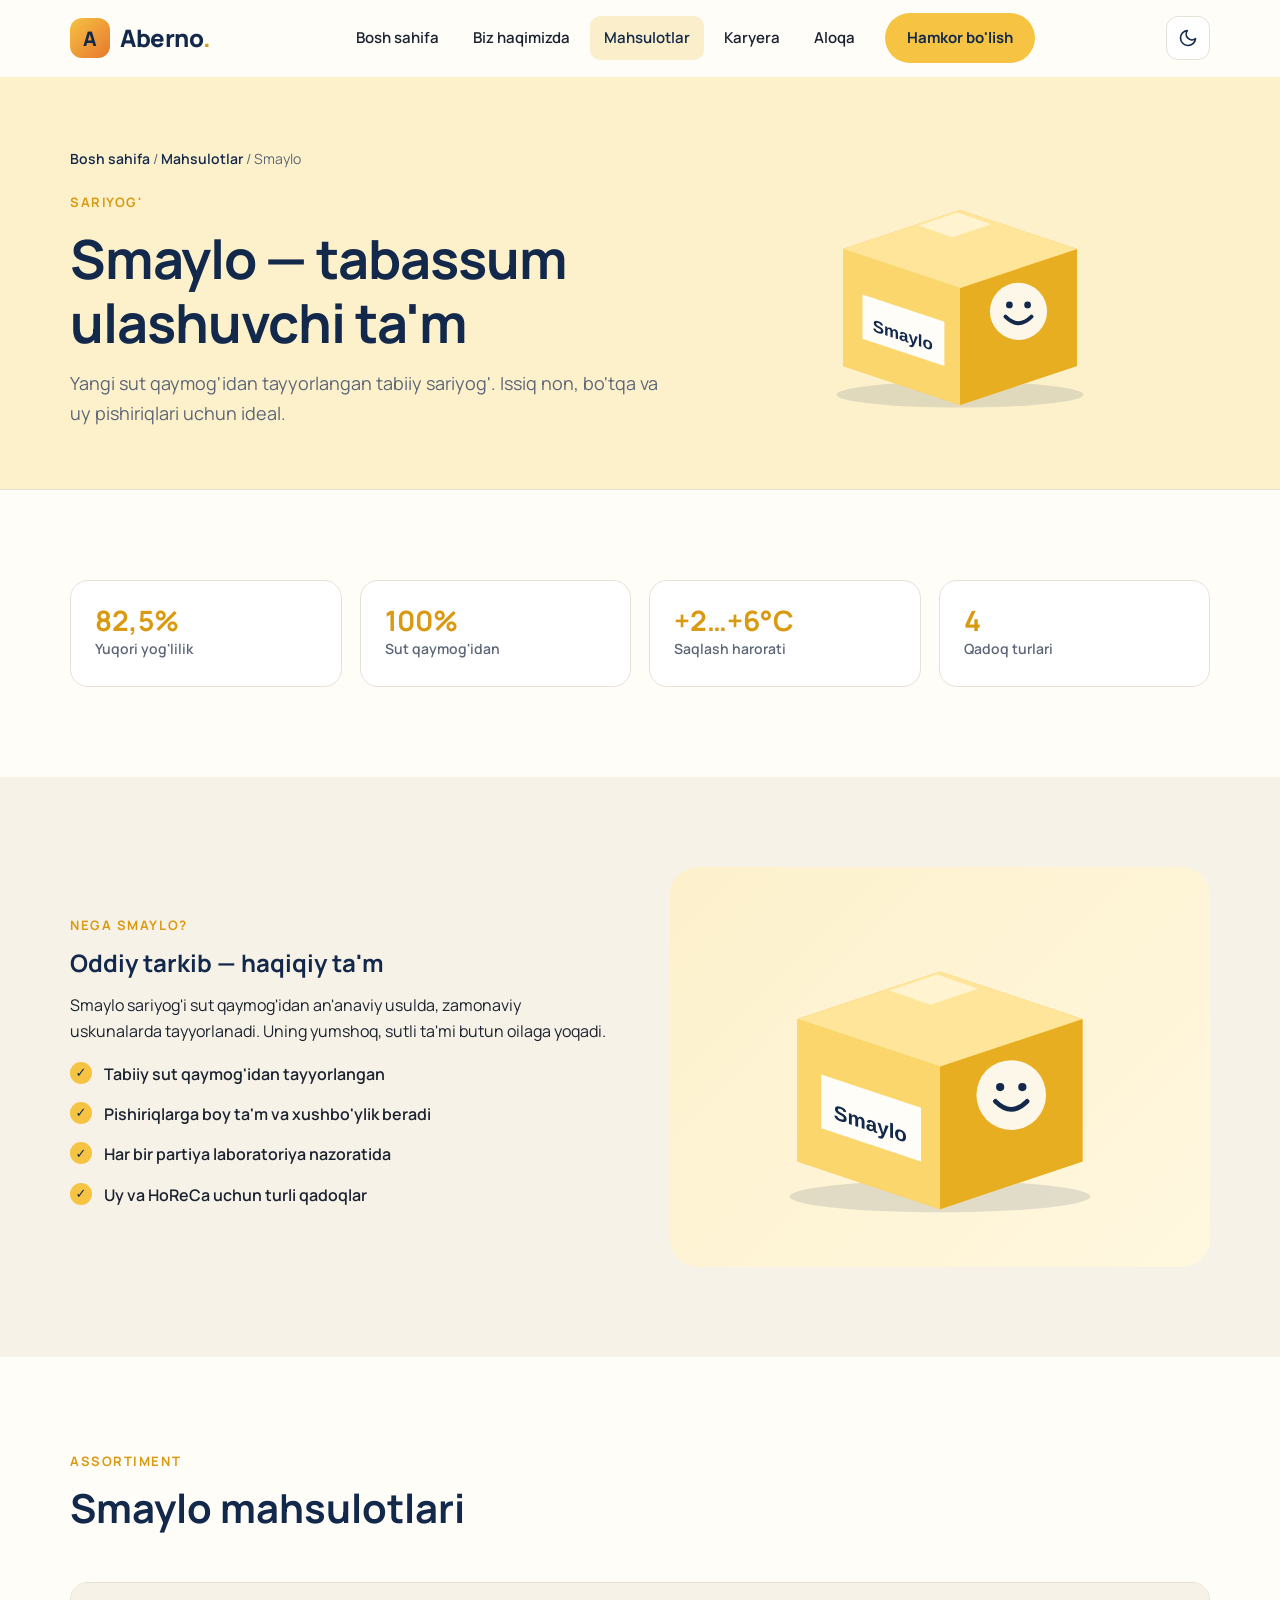
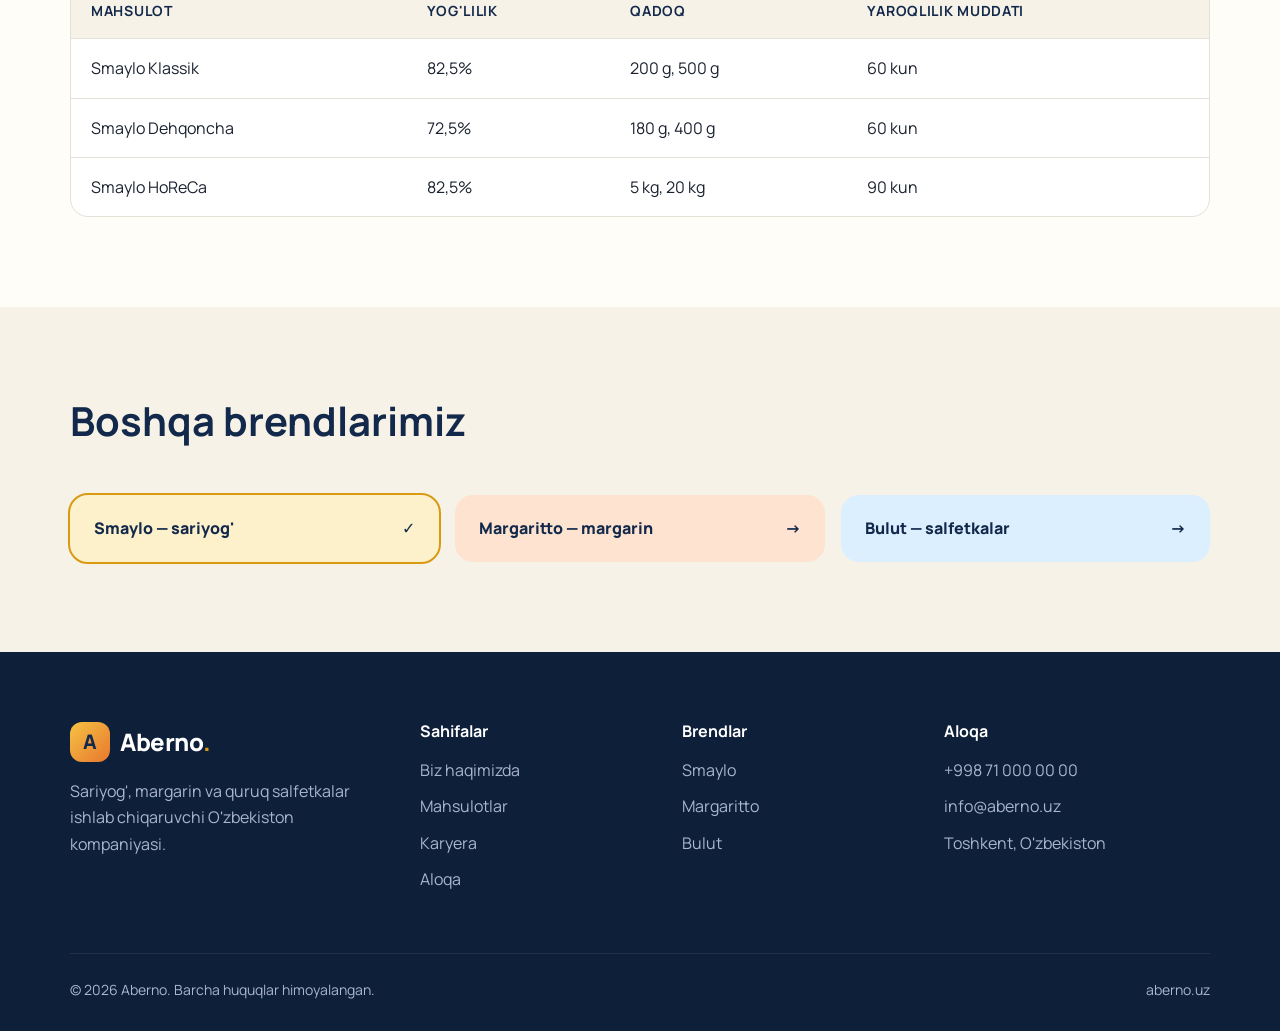
<file: smaylo.html>
<!DOCTYPE html>
<html lang="uz">
<head>
  <meta charset="UTF-8">
  <meta name="viewport" content="width=device-width, initial-scale=1.0">
  <meta name="color-scheme" content="light dark">
  <script>
    // Sahifa chizilishidan oldin mavzuni qo'llash (oq miltillashning oldini oladi)
    (function () {
      var t;
      try { t = localStorage.getItem("theme"); } catch (e) {}
      if (t !== "light" && t !== "dark") t = matchMedia("(prefers-color-scheme: dark)").matches ? "dark" : "light";
      document.documentElement.setAttribute("data-theme", t);
    })();
  </script>
  <title>Smaylo sariyog'i — Aberno</title>
  <meta name="description" content="Smaylo — Aberno kompaniyasining tabiiy sariyog' brendi.">
  <link rel="icon" href="img/favicon.svg" type="image/svg+xml">
  <link rel="preconnect" href="https://fonts.googleapis.com">
  <link rel="preconnect" href="https://fonts.gstatic.com" crossorigin>
  <link href="https://fonts.googleapis.com/css2?family=Manrope:wght@400;600;700;800&display=swap" rel="stylesheet">
  <link rel="stylesheet" href="css/style.css">
</head>
<body data-page="products" class="theme-smaylo">

  <!-- HEADER -->
  <header class="header">
    <div class="container header__inner">
      <a href="index.html" class="logo" aria-label="Aberno bosh sahifa">
        <span class="logo__mark">A</span>Aberno<span class="dot">.</span>
      </a>
      <nav class="nav" aria-label="Asosiy menyu">
        <a href="index.html" class="nav__link">Bosh sahifa</a>
        <a href="about.html" class="nav__link">Biz haqimizda</a>
        <a href="products.html" class="nav__link" data-page="products">Mahsulotlar</a>
        <a href="career.html" class="nav__link">Karyera</a>
        <a href="contact.html" class="nav__link">Aloqa</a>
        <a href="contact.html" class="btn btn--butter">Hamkor bo'lish</a>
      </nav>
      <div class="header__tools">
        <button class="theme-toggle" type="button" aria-label="Qorong'u mavzuga o'tish" title="Mavzuni almashtirish">
          <svg class="icon-moon" viewBox="0 0 24 24" fill="none" stroke="currentColor" stroke-width="2" stroke-linecap="round" stroke-linejoin="round" aria-hidden="true"><path d="M21 12.8A9 9 0 1 1 11.2 3a7 7 0 0 0 9.8 9.8z"/></svg>
          <svg class="icon-sun" viewBox="0 0 24 24" fill="none" stroke="currentColor" stroke-width="2" stroke-linecap="round" aria-hidden="true"><circle cx="12" cy="12" r="4"/><path d="M12 2v2M12 20v2M4.93 4.93l1.41 1.41M17.66 17.66l1.41 1.41M2 12h2M20 12h2M6.34 17.66l-1.41 1.41M19.07 4.93l-1.41 1.41"/></svg>
        </button>
        <button class="burger" aria-label="Menyuni ochish" aria-expanded="false"><span></span></button>
      </div>
    </div>
  </header>

  <main>
    <section class="page-hero page-hero--brand">
      <div class="container page-hero__grid">
        <div>
          <div class="breadcrumbs"><a href="index.html">Bosh sahifa</a> / <a href="products.html">Mahsulotlar</a> / Smaylo</div>
          <span class="eyebrow">Sariyog'</span>
          <h1>Smaylo — tabassum ulashuvchi ta'm</h1>
          <p>Yangi sut qaymog'idan tayyorlangan tabiiy sariyog'. Issiq non, bo'tqa va uy pishiriqlari uchun ideal.</p>
        </div>
        <img class="page-hero__img" src="img/smaylo.svg" alt="Smaylo sariyog'i qadog'i">
      </div>
    </section>

    <section class="section">
      <div class="container">
        <div class="specs">
          <div class="spec reveal"><strong>82,5%</strong><span>Yuqori yog'lilik</span></div>
          <div class="spec reveal"><strong>100%</strong><span>Sut qaymog'idan</span></div>
          <div class="spec reveal"><strong>+2…+6°C</strong><span>Saqlash harorati</span></div>
          <div class="spec reveal"><strong>4</strong><span>Qadoq turlari</span></div>
        </div>
      </div>
    </section>

    <section class="section section--alt">
      <div class="container split">
        <div class="reveal">
          <span class="eyebrow">Nega Smaylo?</span>
          <h2>Oddiy tarkib — haqiqiy ta'm</h2>
          <p>Smaylo sariyog'i sut qaymog'idan an'anaviy usulda, zamonaviy uskunalarda tayyorlanadi. Uning yumshoq, sutli ta'mi butun oilaga yoqadi.</p>
          <ul class="checklist">
            <li>Tabiiy sut qaymog'idan tayyorlangan</li>
            <li>Pishiriqlarga boy ta'm va xushbo'ylik beradi</li>
            <li>Har bir partiya laboratoriya nazoratida</li>
            <li>Uy va HoReCa uchun turli qadoqlar</li>
          </ul>
        </div>
        <div class="split__visual reveal" style="background:linear-gradient(135deg,#fdf1cc,#fff7df)">
          <img src="img/smaylo.svg" alt="Smaylo sariyog'i">
        </div>
      </div>
    </section>

    <section class="section">
      <div class="container">
        <div class="section-head reveal">
          <span class="eyebrow">Assortiment</span>
          <h2>Smaylo mahsulotlari</h2>
        </div>
        <div class="table-wrap reveal">
          <table>
            <thead>
              <tr><th>Mahsulot</th><th>Yog'lilik</th><th>Qadoq</th><th>Yaroqlilik muddati</th></tr>
            </thead>
            <tbody>
              <tr><td>Smaylo Klassik</td><td>82,5%</td><td>200 g, 500 g</td><td>60 kun</td></tr>
              <tr><td>Smaylo Dehqoncha</td><td>72,5%</td><td>180 g, 400 g</td><td>60 kun</td></tr>
              <tr><td>Smaylo HoReCa</td><td>82,5%</td><td>5 kg, 20 kg</td><td>90 kun</td></tr>
            </tbody>
          </table>
        </div>
      </div>
    </section>

    <section class="section section--alt">
      <div class="container">
        <div class="section-head reveal"><h2>Boshqa brendlarimiz</h2></div>
        <div class="brand-nav">
          <a href="smaylo.html" class="theme-smaylo is-current">Smaylo — sariyog' <span>✓</span></a>
          <a href="margaritto.html" class="theme-margaritto">Margaritto — margarin <span>→</span></a>
          <a href="bulut.html" class="theme-bulut">Bulut — salfetkalar <span>→</span></a>
        </div>
      </div>
    </section>
  </main>

  <!-- FOOTER -->
  <footer class="footer">
    <div class="container">
      <div class="footer__grid">
        <div>
          <a href="index.html" class="logo"><span class="logo__mark">A</span>Aberno<span class="dot">.</span></a>
          <p>Sariyog', margarin va quruq salfetkalar ishlab chiqaruvchi O'zbekiston kompaniyasi.</p>
        </div>
        <div>
          <h4>Sahifalar</h4>
          <ul>
            <li><a href="about.html">Biz haqimizda</a></li>
            <li><a href="products.html">Mahsulotlar</a></li>
            <li><a href="career.html">Karyera</a></li>
            <li><a href="contact.html">Aloqa</a></li>
          </ul>
        </div>
        <div>
          <h4>Brendlar</h4>
          <ul>
            <li><a href="smaylo.html">Smaylo</a></li>
            <li><a href="margaritto.html">Margaritto</a></li>
            <li><a href="bulut.html">Bulut</a></li>
          </ul>
        </div>
        <div>
          <h4>Aloqa</h4>
          <ul>
            <li><a href="tel:+998710000000">+998 71 000 00 00</a></li>
            <li><a href="mailto:info@aberno.uz">info@aberno.uz</a></li>
            <li>Toshkent, O'zbekiston</li>
          </ul>
        </div>
      </div>
      <div class="footer__bottom">
        <span>© <span data-year>2026</span> Aberno. Barcha huquqlar himoyalangan.</span>
        <span>aberno.uz</span>
      </div>
    </div>
  </footer>

  <button class="to-top" aria-label="Yuqoriga qaytish">↑</button>
  <script src="js/main.js"></script>
</body>
</html>
</file>
<file: css/style.css>
/* =========================================================
   ABERNO — umumiy uslublar
   ========================================================= */

:root {
  --navy: #13294b;
  --navy-2: #1d3a66;
  --ink: #1b2230;
  --muted: #5d6677;
  --line: #e6e1d6;
  --bg: #fffdf8;
  --bg-2: #f7f2e7;
  --white: #ffffff;
  --surface: #ffffff;
  --heading: #13294b;
  --header-bg: rgba(255, 253, 248, .92);
  --active-bg: #fbeecb;
  --primary-bg: #13294b;
  --primary-fg: #ffffff;
  --primary-hover: #1d3a66;
  --deep: #13294b;
  --deep-2: #1d3a66;
  --footer-bg: #0e1f3a;
  --field-bg: #fffdf8;
  --soft-smaylo: #fdf1cc;
  --soft-marg: #fde3d0;
  --soft-cloud: #dcefff;
  --success-bg: #e5f6ea;
  --success-fg: #1f7a3a;
  color-scheme: light;

  --butter: #f6c343;      /* Smaylo */
  --butter-dark: #d99a12;
  --marg: #e8772e;        /* Margaritto */
  --marg-dark: #c25815;
  --cloud: #4aa3df;       /* Bulut */
  --cloud-dark: #2479b5;

  --radius: 18px;
  --radius-sm: 10px;
  --shadow: 0 10px 30px rgba(19, 41, 75, 0.08);
  --shadow-lg: 0 20px 50px rgba(19, 41, 75, 0.14);
  --container: 1180px;
  --font: "Manrope", system-ui, -apple-system, "Segoe UI", Roboto, sans-serif;
}

*,
*::before,
*::after { box-sizing: border-box; }

html { scroll-behavior: smooth; }

body {
  margin: 0;
  transition: background-color .3s, color .3s;
  font-family: var(--font);
  color: var(--ink);
  background: var(--bg);
  line-height: 1.65;
  font-size: 16px;
  -webkit-font-smoothing: antialiased;
}

img, svg { max-width: 100%; display: block; }
a { color: inherit; text-decoration: none; }
h1, h2, h3, h4 { line-height: 1.2; margin: 0 0 .6em; color: var(--heading); }
p { margin: 0 0 1em; }
ul { margin: 0; padding: 0; list-style: none; }

.container {
  width: 100%;
  max-width: var(--container);
  margin: 0 auto;
  padding: 0 20px;
}

.section { padding: 90px 0; }
.section--alt { background: var(--bg-2); }
.section--dark { background: var(--deep); color: #dbe3f0; }
.section--dark h2, .section--dark h3 { color: var(--white); }

.eyebrow {
  display: inline-block;
  font-size: 13px;
  font-weight: 700;
  letter-spacing: .12em;
  text-transform: uppercase;
  color: var(--butter-dark);
  margin-bottom: 12px;
}

.section-head { max-width: 680px; margin-bottom: 50px; }
.section-head--center { text-align: center; margin-left: auto; margin-right: auto; }
.section-head h2 { font-size: clamp(28px, 4vw, 40px); }
.section-head p { color: var(--muted); font-size: 17px; }
.section--dark .section-head p { color: #b5c2d8; }

/* ---------- Tugmalar ---------- */
.btn {
  display: inline-flex;
  align-items: center;
  gap: 8px;
  padding: 14px 26px;
  border-radius: 999px;
  font-weight: 700;
  font-size: 15px;
  border: 2px solid transparent;
  cursor: pointer;
  transition: transform .2s, box-shadow .2s, background .2s, color .2s;
  font-family: inherit;
  white-space: nowrap;
}
.btn:hover { transform: translateY(-2px); }
.btn--primary { background: var(--primary-bg); color: var(--primary-fg); }
.btn--primary:hover { box-shadow: var(--shadow-lg); background: var(--primary-hover); }
.btn--butter { background: var(--butter); color: var(--navy); }
.btn--butter:hover { background: #ffd35f; box-shadow: 0 10px 25px rgba(246,195,67,.45); }
.btn--ghost { border-color: var(--heading); color: var(--heading); background: transparent; }
.btn--ghost:hover { background: var(--heading); color: var(--bg); }
.btn--light { border-color: rgba(255,255,255,.5); color: var(--white); }
.btn--light:hover { background: var(--white); color: var(--navy); }

/* ---------- Header ---------- */
.header {
  position: sticky;
  top: 0;
  z-index: 100;
  background: var(--header-bg);
  backdrop-filter: blur(10px);
  border-bottom: 1px solid transparent;
  transition: border-color .3s, box-shadow .3s;
}
.header.is-scrolled { border-color: var(--line); box-shadow: 0 4px 20px rgba(19,41,75,.06); }
.header__inner {
  display: flex;
  align-items: center;
  justify-content: space-between;
  height: 76px;
}

.logo { display: flex; align-items: center; gap: 10px; font-weight: 800; font-size: 24px; color: var(--heading); letter-spacing: -.02em; }
.logo__mark {
  width: 40px; height: 40px;
  border-radius: 12px;
  background: linear-gradient(135deg, var(--butter), var(--marg));
  display: grid; place-items: center;
  color: var(--navy);
  font-size: 20px;
}
.logo span.dot { color: var(--butter-dark); margin-left: -10px; }

.nav { display: flex; align-items: center; gap: 6px; }
.nav__link {
  padding: 10px 14px;
  border-radius: 10px;
  font-weight: 600;
  font-size: 15px;
  color: var(--ink);
  transition: background .2s, color .2s;
}
.nav__link:hover { background: var(--bg-2); }
.nav__link.is-active { color: var(--heading); background: var(--active-bg); }
.nav .btn { margin-left: 10px; padding: 11px 20px; }

.burger {
  display: none;
  width: 44px; height: 44px;
  border: 0; background: var(--bg-2);
  border-radius: 12px;
  cursor: pointer;
  position: relative;
}
.burger span, .burger span::before, .burger span::after {
  position: absolute;
  left: 12px; width: 20px; height: 2px;
  background: var(--heading);
  border-radius: 2px;
  transition: transform .3s, opacity .3s;
  content: "";
}
.burger span { top: 21px; }
.burger span::before { left: 0; top: -6px; }
.burger span::after { left: 0; top: 6px; }
.burger.is-open span { background: transparent; }
.burger.is-open span::before { transform: translateY(6px) rotate(45deg); }
.burger.is-open span::after { transform: translateY(-6px) rotate(-45deg); }

/* ---------- Hero ---------- */
.hero {
  position: relative;
  overflow: hidden;
  padding: 80px 0 100px;
  background:
    radial-gradient(circle at 85% 20%, rgba(246,195,67,.35), transparent 45%),
    radial-gradient(circle at 10% 90%, rgba(74,163,223,.18), transparent 40%),
    var(--bg);
}
.hero__grid { display: grid; grid-template-columns: 1.05fr 1fr; gap: 50px; align-items: center; }
.hero h1 { font-size: clamp(36px, 5.4vw, 62px); letter-spacing: -.03em; }
.hero h1 em { font-style: normal; color: var(--butter-dark); }
.hero__lead { font-size: 19px; color: var(--muted); max-width: 540px; margin-bottom: 32px; }
.hero__actions { display: flex; flex-wrap: wrap; gap: 14px; }

.hero__visual { position: relative; min-height: 460px; }
.hero__card {
  position: absolute;
  background: var(--surface);
  border-radius: 24px;
  box-shadow: var(--shadow-lg);
  padding: 22px;
  display: flex; flex-direction: column; align-items: center; gap: 12px;
  font-weight: 800; color: var(--heading);
  animation: float 6s ease-in-out infinite;
}
.hero__card small { font-weight: 600; color: var(--muted); font-size: 13px; }
.hero__card--1 { top: 0; left: 8%; width: 220px; }
.hero__card--2 { top: 150px; right: 0; width: 210px; animation-delay: -2s; }
.hero__card--3 { bottom: 0; left: 22%; width: 200px; animation-delay: -4s; }
.hero__card img { width: 130px; height: 110px; }

@keyframes float {
  0%, 100% { transform: translateY(0); }
  50% { transform: translateY(-14px); }
}

/* ---------- Statistika ---------- */
.stats {
  display: grid;
  grid-template-columns: repeat(4, 1fr);
  gap: 20px;
  margin-top: -50px;
  position: relative;
  z-index: 2;
}
.stat {
  background: var(--surface);
  border-radius: var(--radius);
  padding: 28px 24px;
  box-shadow: var(--shadow);
  border: 1px solid var(--line);
}
.stat__num { font-size: 42px; font-weight: 800; color: var(--heading); line-height: 1; }
.stat__num sup { font-size: 22px; color: var(--butter-dark); }
.stat__label { color: var(--muted); margin-top: 8px; font-weight: 600; }

/* ---------- Brendlar kartalari ---------- */
.brands { display: grid; grid-template-columns: repeat(3, 1fr); gap: 26px; }
.brand-card {
  position: relative;
  border-radius: 24px;
  padding: 34px 30px 30px;
  background: var(--surface);
  border: 1px solid var(--line);
  overflow: hidden;
  transition: transform .3s, box-shadow .3s;
  display: flex; flex-direction: column;
}
.brand-card:hover { transform: translateY(-8px); box-shadow: var(--shadow-lg); }
.brand-card::before {
  content: "";
  position: absolute; inset: 0 0 auto 0;
  height: 190px;
  background: var(--accent-soft);
}
.brand-card__img { position: relative; height: 170px; display: grid; place-items: center; margin-bottom: 26px; }
.brand-card__img img { height: 150px; width: auto; }
.brand-card__tag {
  display: inline-block;
  font-size: 12px; font-weight: 700; text-transform: uppercase; letter-spacing: .08em;
  color: var(--accent-dark);
  margin-bottom: 6px;
}
.brand-card h3 { font-size: 28px; margin-bottom: 8px; }
.brand-card p { color: var(--muted); flex: 1; }
.brand-card__link { font-weight: 700; color: var(--accent-dark); display: inline-flex; gap: 6px; align-items: center; }
.brand-card__link::after { content: "→"; transition: transform .2s; }
.brand-card:hover .brand-card__link::after { transform: translateX(5px); }

.theme-smaylo { --accent: var(--butter); --accent-dark: var(--butter-dark); --accent-soft: var(--soft-smaylo); }
.theme-margaritto { --accent: var(--marg); --accent-dark: var(--marg-dark); --accent-soft: var(--soft-marg); }
.theme-bulut { --accent: var(--cloud); --accent-dark: var(--cloud-dark); --accent-soft: var(--soft-cloud); }

/* ---------- Afzalliklar ---------- */
.features { display: grid; grid-template-columns: repeat(4, 1fr); gap: 22px; }
.feature {
  padding: 28px 24px;
  border-radius: var(--radius);
  background: rgba(255,255,255,.05);
  border: 1px solid rgba(255,255,255,.1);
  transition: background .3s;
}
.feature:hover { background: rgba(255,255,255,.09); }
.feature__icon {
  width: 52px; height: 52px; border-radius: 14px;
  background: var(--butter); color: var(--navy);
  display: grid; place-items: center; margin-bottom: 18px;
  font-size: 24px;
}
.feature h3 { font-size: 19px; }
.feature p { color: #b5c2d8; font-size: 15px; margin: 0; }

/* ---------- Ikki ustunli blok ---------- */
.split { display: grid; grid-template-columns: 1fr 1fr; gap: 60px; align-items: center; }
.split--reverse > :first-child { order: 2; }
.split__visual {
  border-radius: 28px;
  background: linear-gradient(135deg, var(--soft-smaylo), var(--soft-marg));
  min-height: 400px;
  display: grid; place-items: center;
  padding: 40px;
  position: relative;
  overflow: hidden;
}
.split__visual img { width: 100%; max-width: 380px; }
.checklist li { position: relative; padding-left: 34px; margin-bottom: 14px; font-weight: 600; }
.checklist li::before {
  content: "✓";
  position: absolute; left: 0; top: 1px;
  width: 22px; height: 22px; border-radius: 50%;
  background: var(--butter); color: var(--navy);
  display: grid; place-items: center;
  font-size: 13px; font-weight: 800;
}

/* ---------- Sahifa sarlavhasi (ichki sahifalar) ---------- */
.page-hero {
  padding: 70px 0 60px;
  background:
    radial-gradient(circle at 90% 10%, rgba(246,195,67,.3), transparent 40%),
    var(--bg-2);
  border-bottom: 1px solid var(--line);
}
.page-hero h1 { font-size: clamp(34px, 5vw, 54px); letter-spacing: -.02em; margin-bottom: 14px; }
.page-hero p { font-size: 18px; color: var(--muted); max-width: 640px; margin: 0; }
.breadcrumbs { font-size: 14px; color: var(--muted); margin-bottom: 18px; }
.breadcrumbs a { color: var(--heading); font-weight: 600; }
.breadcrumbs a:hover { text-decoration: underline; }

.page-hero--brand { background: var(--accent-soft); }
.page-hero--brand .page-hero__grid { display: grid; grid-template-columns: 1.2fr 1fr; gap: 40px; align-items: center; }
.page-hero--brand .page-hero__img { max-height: 260px; margin: 0 auto; }

/* ---------- Vaqt chizig'i ---------- */
.timeline { position: relative; max-width: 820px; margin: 0 auto; }
.timeline::before {
  content: ""; position: absolute; left: 22px; top: 0; bottom: 0;
  width: 2px; background: var(--line);
}
.timeline__item { position: relative; padding-left: 70px; margin-bottom: 40px; }
.timeline__item::before {
  content: ""; position: absolute; left: 13px; top: 6px;
  width: 20px; height: 20px; border-radius: 50%;
  background: var(--butter); border: 4px solid var(--bg);
  box-shadow: 0 0 0 2px var(--butter);
}
.timeline__year { font-weight: 800; color: var(--butter-dark); font-size: 15px; }
.timeline__item h3 { font-size: 21px; margin: 4px 0 6px; }
.timeline__item p { color: var(--muted); margin: 0; }

/* ---------- Qadriyatlar ---------- */
.values { display: grid; grid-template-columns: repeat(3, 1fr); gap: 22px; }
.value {
  background: var(--surface);
  border: 1px solid var(--line);
  border-radius: var(--radius);
  padding: 30px 26px;
}
.value__num { font-size: 14px; font-weight: 800; color: var(--butter-dark); margin-bottom: 10px; }
.value h3 { font-size: 20px; }
.value p { color: var(--muted); margin: 0; }

/* ---------- Mahsulotlar ---------- */
.filters { display: flex; flex-wrap: wrap; gap: 10px; justify-content: center; margin-bottom: 40px; }
.filter {
  padding: 10px 22px;
  border-radius: 999px;
  border: 1px solid var(--line);
  background: var(--surface);
  font-family: inherit; font-weight: 700; font-size: 15px;
  color: var(--ink);
  cursor: pointer;
  transition: all .2s;
}
.filter:hover { border-color: var(--heading); }
.filter.is-active { background: var(--primary-bg); border-color: var(--primary-bg); color: var(--primary-fg); }

.products { display: grid; grid-template-columns: repeat(3, 1fr); gap: 24px; }
.product {
  background: var(--surface);
  border-radius: var(--radius);
  border: 1px solid var(--line);
  overflow: hidden;
  transition: transform .3s, box-shadow .3s, opacity .3s;
}
.product:hover { transform: translateY(-6px); box-shadow: var(--shadow-lg); }
.product.is-hidden { display: none; }
.product__img {
  height: 200px;
  background: var(--accent-soft);
  display: grid; place-items: center;
}
.product__img img { height: 140px; width: auto; }
.product__body { padding: 22px 24px 26px; }
.product__brand { font-size: 12px; font-weight: 800; letter-spacing: .08em; text-transform: uppercase; color: var(--accent-dark); }
.product h3 { font-size: 20px; margin: 6px 0 8px; }
.product p { color: var(--muted); font-size: 15px; margin-bottom: 14px; }
.product__meta { display: flex; flex-wrap: wrap; gap: 8px; }
.chip {
  font-size: 13px; font-weight: 700;
  padding: 5px 12px; border-radius: 999px;
  background: var(--bg-2); color: var(--heading);
}

/* ---------- Brend sahifasi ---------- */
.specs { display: grid; grid-template-columns: repeat(4, 1fr); gap: 18px; }
.spec {
  background: var(--surface); border: 1px solid var(--line);
  border-radius: var(--radius); padding: 24px;
}
.spec strong { display: block; font-size: 28px; color: var(--accent-dark); line-height: 1.1; }
.spec span { color: var(--muted); font-weight: 600; font-size: 14px; }

.table-wrap { overflow-x: auto; border-radius: var(--radius); border: 1px solid var(--line); background: var(--surface); }
table { width: 100%; border-collapse: collapse; min-width: 560px; }
th, td { text-align: left; padding: 16px 20px; border-bottom: 1px solid var(--line); }
th { background: var(--bg-2); color: var(--heading); font-size: 14px; text-transform: uppercase; letter-spacing: .05em; }
tr:last-child td { border-bottom: 0; }

.brand-nav { display: grid; grid-template-columns: repeat(3, 1fr); gap: 16px; }
.brand-nav a {
  display: flex; align-items: center; justify-content: space-between;
  padding: 20px 24px;
  border-radius: var(--radius);
  background: var(--accent-soft);
  font-weight: 800; color: var(--heading);
  transition: transform .2s;
}
.brand-nav a:hover { transform: translateY(-3px); }
.brand-nav a.is-current { outline: 2px solid var(--accent-dark); }

/* ---------- Karyera ---------- */
.perks { display: grid; grid-template-columns: repeat(3, 1fr); gap: 22px; }
.perk { background: var(--surface); border: 1px solid var(--line); border-radius: var(--radius); padding: 28px; }
.perk__icon { font-size: 30px; margin-bottom: 12px; }
.perk h3 { font-size: 19px; }
.perk p { color: var(--muted); margin: 0; }

.jobs { max-width: 860px; margin: 0 auto; display: flex; flex-direction: column; gap: 14px; }
.job { background: var(--surface); border: 1px solid var(--line); border-radius: var(--radius); overflow: hidden; }
.job__head {
  width: 100%;
  display: flex; align-items: center; justify-content: space-between; gap: 16px;
  padding: 22px 26px;
  background: none; border: 0; cursor: pointer;
  font-family: inherit; text-align: left;
}
.job__title { font-size: 19px; font-weight: 800; color: var(--heading); }
.job__info { display: flex; flex-wrap: wrap; gap: 8px; margin-top: 8px; }
.job__toggle {
  flex-shrink: 0;
  width: 38px; height: 38px; border-radius: 50%;
  background: var(--bg-2); color: var(--heading);
  display: grid; place-items: center;
  font-size: 22px; font-weight: 700;
  transition: transform .3s, background .3s;
}
.job.is-open .job__toggle { transform: rotate(45deg); background: var(--butter); color: var(--navy); }
.job__body { max-height: 0; overflow: hidden; transition: max-height .4s ease; }
.job__content { padding: 0 26px 26px; color: var(--muted); }
.job__content h4 { font-size: 15px; margin: 14px 0 6px; }
.job__content ul { list-style: disc; padding-left: 20px; }

/* ---------- Aloqa ---------- */
.contact-grid { display: grid; grid-template-columns: 1fr 1.3fr; gap: 40px; }
.contact-info { display: flex; flex-direction: column; gap: 16px; }
.contact-item {
  display: flex; gap: 16px; align-items: flex-start;
  background: var(--surface); border: 1px solid var(--line);
  border-radius: var(--radius); padding: 22px;
}
.contact-item__icon {
  width: 48px; height: 48px; flex-shrink: 0;
  border-radius: 14px; background: var(--soft-smaylo);
  display: grid; place-items: center; font-size: 22px;
}
.contact-item h3 { font-size: 16px; margin-bottom: 4px; }
.contact-item p { margin: 0; color: var(--muted); }

.form {
  background: var(--surface);
  border: 1px solid var(--line);
  border-radius: 24px;
  padding: 36px;
  box-shadow: var(--shadow);
}
.form__row { display: grid; grid-template-columns: 1fr 1fr; gap: 16px; }
.field { margin-bottom: 18px; }
.field label { display: block; font-weight: 700; font-size: 14px; margin-bottom: 6px; color: var(--heading); }
.field input, .field select, .field textarea {
  width: 100%;
  padding: 13px 16px;
  border: 1.5px solid var(--line);
  border-radius: var(--radius-sm);
  font: inherit; font-size: 15px;
  background: var(--field-bg);
  color: var(--ink);
  transition: border-color .2s, box-shadow .2s;
}
.field textarea { min-height: 130px; resize: vertical; }
.field input:focus, .field select:focus, .field textarea:focus {
  outline: none; border-color: var(--butter-dark);
  box-shadow: 0 0 0 4px rgba(246,195,67,.25);
}
.field.has-error input, .field.has-error textarea, .field.has-error select { border-color: #d64545; }
.field__error { display: none; color: #d64545; font-size: 13px; margin-top: 5px; font-weight: 600; }
.field.has-error .field__error { display: block; }
.form__success {
  display: none;
  padding: 16px 20px; border-radius: var(--radius-sm);
  background: var(--success-bg); color: var(--success-fg); font-weight: 700;
  margin-top: 16px;
}
.form__success.is-visible { display: block; }

.map {
  margin-top: 50px;
  border-radius: 24px;
  overflow: hidden;
  border: 1px solid var(--line);
  height: 380px;
}
.map iframe { width: 100%; height: 100%; border: 0; }

/* ---------- CTA ---------- */
.cta {
  border-radius: 30px;
  padding: 60px;
  background: linear-gradient(120deg, var(--deep), var(--deep-2));
  color: #dbe3f0;
  display: flex; align-items: center; justify-content: space-between; gap: 30px;
  position: relative; overflow: hidden;
}
.cta::after {
  content: ""; position: absolute; right: -80px; top: -80px;
  width: 280px; height: 280px; border-radius: 50%;
  background: rgba(246,195,67,.18);
}
.cta h2 { color: var(--white); font-size: clamp(26px, 3.4vw, 36px); margin-bottom: 8px; }
.cta p { margin: 0; max-width: 520px; }
.cta > * { position: relative; z-index: 1; }

/* ---------- Footer ---------- */
.footer { background: var(--footer-bg); color: #a9b6cc; padding: 70px 0 30px; margin-top: 0; }
.footer__grid { display: grid; grid-template-columns: 1.4fr 1fr 1fr 1.2fr; gap: 40px; }
.footer .logo { color: var(--white); margin-bottom: 16px; }
.footer h4 { color: var(--white); font-size: 16px; margin-bottom: 16px; }
.footer li { margin-bottom: 10px; }
.footer a:hover { color: var(--butter); }
.footer__bottom {
  margin-top: 50px; padding-top: 24px;
  border-top: 1px solid rgba(255,255,255,.08);
  display: flex; justify-content: space-between; flex-wrap: wrap; gap: 10px;
  font-size: 14px;
}

/* ---------- Yuqoriga tugmasi ---------- */
.to-top {
  position: fixed; right: 24px; bottom: 24px;
  width: 50px; height: 50px; border-radius: 50%;
  background: var(--butter); color: var(--navy);
  border: 0; cursor: pointer;
  font-size: 22px; font-weight: 800;
  box-shadow: var(--shadow-lg);
  opacity: 0; visibility: hidden; transform: translateY(20px);
  transition: all .3s;
  z-index: 90;
}
.to-top.is-visible { opacity: 1; visibility: visible; transform: none; }

/* ---------- Qorong'u mavzu ---------- */
:root[data-theme="dark"] {
  --ink: #e4e8ef;
  --muted: #9aa6ba;
  --line: #29344a;
  --bg: #0e1420;
  --bg-2: #141c2c;
  --surface: #182235;
  --heading: #f3f5f9;
  --header-bg: rgba(14, 20, 32, .88);
  --active-bg: rgba(246, 195, 67, .16);
  --primary-bg: #f6c343;
  --primary-fg: #13294b;
  --primary-hover: #ffd35f;
  --deep: #16213a;
  --deep-2: #1c2b4a;
  --footer-bg: #0a0f19;
  --field-bg: #111928;
  --butter-dark: #f6c343;
  --marg-dark: #f4945a;
  --cloud-dark: #74bdf0;
  --soft-smaylo: rgba(246, 195, 67, .13);
  --soft-marg: rgba(232, 119, 46, .15);
  --soft-cloud: rgba(74, 163, 223, .15);
  --success-bg: #163324;
  --success-fg: #86dca2;
  --shadow: 0 10px 30px rgba(0, 0, 0, .35);
  --shadow-lg: 0 20px 50px rgba(0, 0, 0, .5);
  color-scheme: dark;
}
:root[data-theme="dark"] .section--dark,
:root[data-theme="dark"] .cta { border: 1px solid var(--line); }
:root[data-theme="dark"] .split__visual[style] { background: linear-gradient(135deg, var(--accent-soft, var(--soft-smaylo)), transparent) !important; }
:root[data-theme="dark"] .header.is-scrolled { box-shadow: 0 4px 20px rgba(0, 0, 0, .4); }

/* ---------- Mavzu almashtirgich ---------- */
.header__tools { display: flex; align-items: center; gap: 10px; }
.theme-toggle {
  width: 44px; height: 44px;
  border-radius: 12px;
  border: 1px solid var(--line);
  background: var(--surface);
  color: var(--heading);
  display: grid; place-items: center;
  cursor: pointer;
  transition: background .2s, border-color .2s, transform .2s;
}
.theme-toggle:hover { border-color: var(--butter-dark); transform: rotate(-12deg); }
.theme-toggle:focus-visible { outline: 3px solid rgba(246, 195, 67, .5); outline-offset: 2px; }
.theme-toggle svg { width: 20px; height: 20px; }
.theme-toggle .icon-sun { display: none; }
:root[data-theme="dark"] .theme-toggle .icon-sun { display: block; color: var(--butter); }
:root[data-theme="dark"] .theme-toggle .icon-moon { display: none; }

/* ---------- Animatsiya ---------- */
.reveal { opacity: 0; transform: translateY(30px); transition: opacity .7s ease, transform .7s ease; }
.reveal.is-visible { opacity: 1; transform: none; }

@media (prefers-reduced-motion: reduce) {
  *, *::before, *::after { animation: none !important; transition: none !important; }
  .reveal { opacity: 1; transform: none; }
}

/* ---------- Moslashuvchanlik ---------- */
@media (max-width: 1024px) {
  .features { grid-template-columns: repeat(2, 1fr); }
  .stats { grid-template-columns: repeat(2, 1fr); }
  .specs { grid-template-columns: repeat(2, 1fr); }
  .footer__grid { grid-template-columns: 1fr 1fr; }
  .products { grid-template-columns: repeat(2, 1fr); }
}

@media (max-width: 880px) {
  .burger { display: block; }
  .nav {
    position: fixed;
    top: 76px; left: 0; right: 0;
    flex-direction: column; align-items: stretch;
    background: var(--bg);
    padding: 20px;
    border-bottom: 1px solid var(--line);
    box-shadow: var(--shadow-lg);
    transform: translateY(-120%);
    transition: transform .35s ease;
    z-index: -1;
  }
  .nav.is-open { transform: none; }
  .nav__link { padding: 14px 16px; }
  .nav .btn { margin: 10px 0 0; justify-content: center; }

  .hero__grid, .split, .contact-grid, .page-hero--brand .page-hero__grid { grid-template-columns: 1fr; }
  .split--reverse > :first-child { order: 0; }
  .hero__visual { min-height: 380px; max-width: 460px; margin: 0 auto; width: 100%; }
  .brands, .values, .perks, .brand-nav { grid-template-columns: 1fr; }
  .cta { flex-direction: column; align-items: flex-start; padding: 40px 30px; }
  .section { padding: 70px 0; }
}

@media (max-width: 600px) {
  .stats, .features, .products, .specs, .form__row, .footer__grid { grid-template-columns: 1fr; }
  .hero { padding: 50px 0 90px; }
  .hero__card { width: 170px !important; padding: 16px; }
  .hero__card img { width: 100px; height: 86px; }
  .hero__card--2 { top: 130px; }
  .form { padding: 24px; }
  .stat__num { font-size: 36px; }
}
</file>
